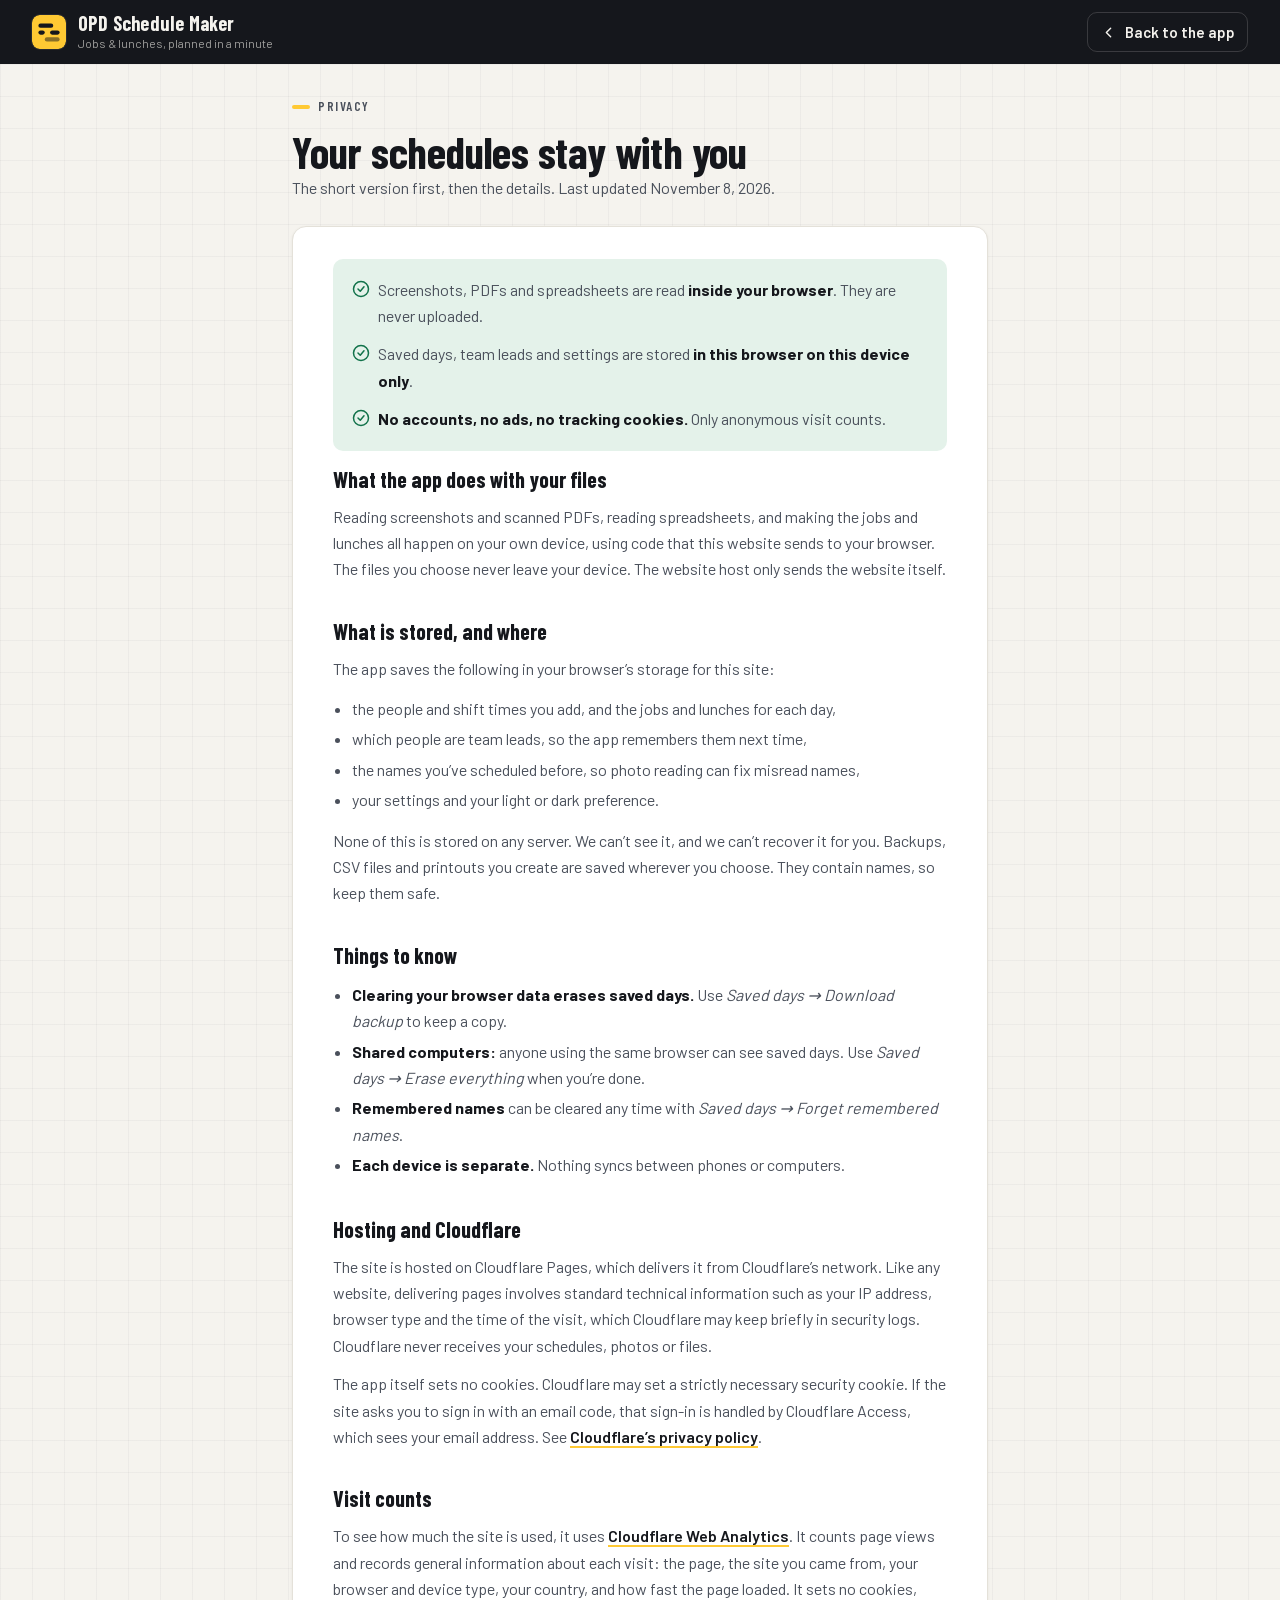
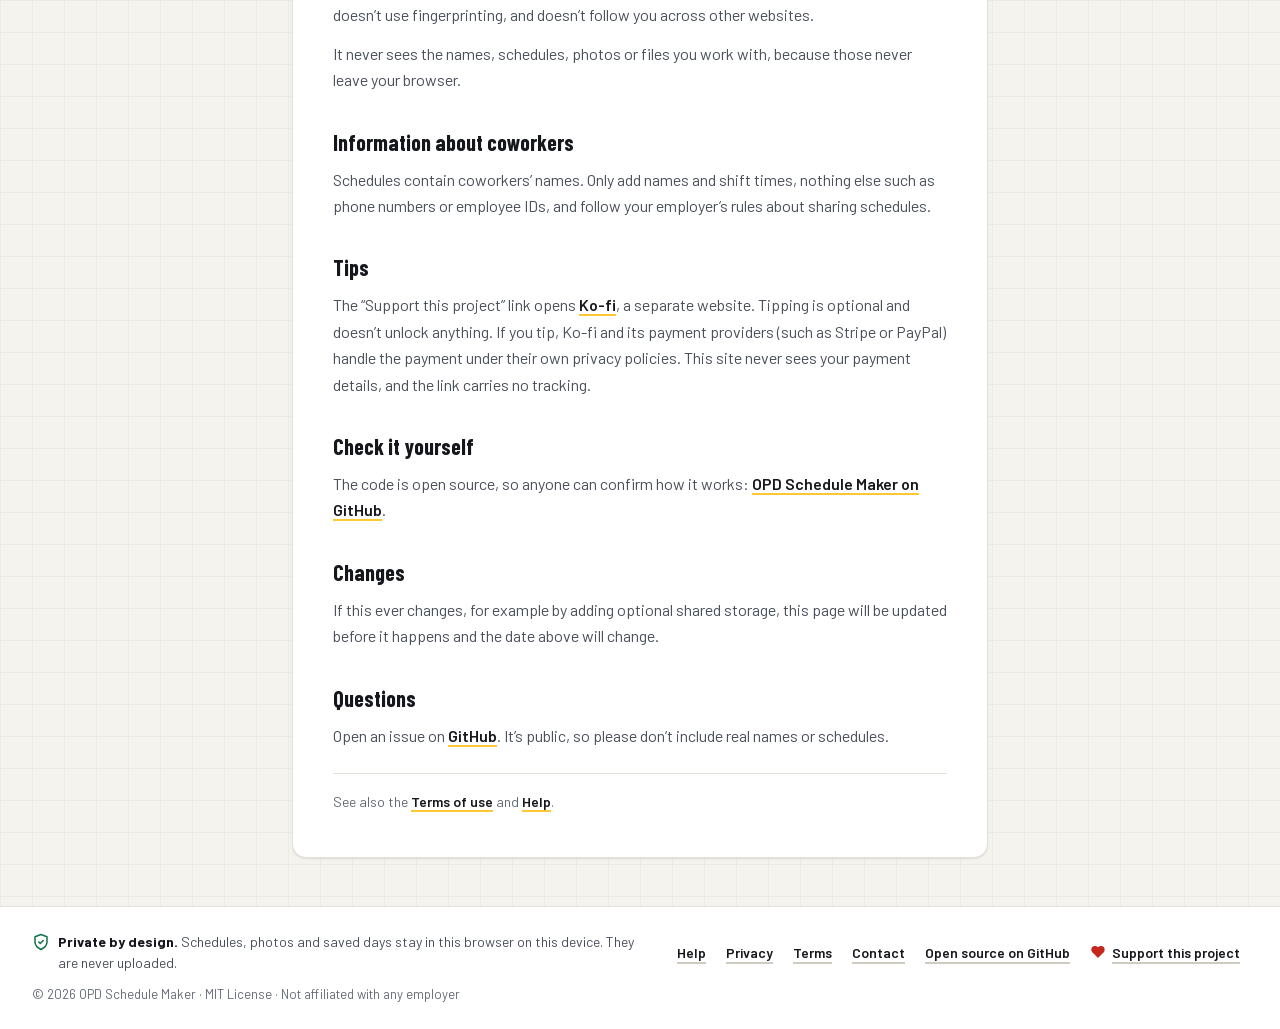
<file: privacy.html>
<!doctype html>
<html lang="en">
  <head>
    <meta charset="utf-8" />
    <meta name="viewport" content="width=device-width, initial-scale=1, viewport-fit=cover" />
    <meta name="theme-color" content="#15171c" />
    <meta name="color-scheme" content="light" />
    <meta name="description" content="How OPD Schedule Maker handles your schedules, photos and saved days: everything stays in your browser." />
    <script>
      (function () {
        var t = 'light';
        try { t = localStorage.getItem('opd-schedule-maker:theme') || 'light'; } catch (e) {}
        if (t === 'auto') t = window.matchMedia && matchMedia('(prefers-color-scheme: dark)').matches ? 'dark' : 'light';
        document.documentElement.setAttribute('data-theme', t === 'dark' ? 'dark' : 'light');
      })();
    </script>
    <title>Privacy · OPD Schedule Maker</title>
    <link rel="icon" type="image/png" sizes="48x48" href="favicon-ogp-48x48.png" />
    <link rel="preload" href="fonts/barlow-400.woff2" as="font" type="font/woff2" crossorigin />
    <link rel="preload" href="fonts/barlow-condensed-700.woff2" as="font" type="font/woff2" crossorigin />
    <link rel="stylesheet" href="css/styles.css" />
  </head>
  <body>
    <a class="skip" href="#main">Skip to content</a>
    <svg xmlns="http://www.w3.org/2000/svg" style="display: none" aria-hidden="true">
      <symbol id="i-heart" viewBox="0 0 24 24"><path d="M19 14c1.5-1.5 3-3.2 3-5.5A5.5 5.5 0 0 0 16.5 3c-1.8 0-3 .5-4.5 2-1.5-1.5-2.7-2-4.5-2A5.5 5.5 0 0 0 2 8.5c0 2.3 1.5 4 3 5.5l7 7z" /></symbol>
      <symbol id="i-chevron-left" viewBox="0 0 24 24"><path d="m15 18-6-6 6-6" /></symbol>
      <symbol id="i-check-circle" viewBox="0 0 24 24"><circle cx="12" cy="12" r="10" /><path d="m8 12 3 3 5-6" /></symbol>
      <symbol id="i-shield" viewBox="0 0 24 24"><path d="M12 22s8-4 8-10V5l-8-3-8 3v7c0 6 8 10 8 10z" /><path d="m9 12 2 2 4-4" /></symbol>
    </svg>

    <header class="topbar doc-top">
      <div class="topbar-in">
        <a class="brand brand-link" href="./">
          <svg class="brand-mark" viewBox="0 0 32 32" aria-hidden="true">
            <rect width="32" height="32" rx="7" fill="#FFC933" />
            <rect x="6" y="8" width="14" height="4" rx="2" fill="#15171C" />
            <rect x="6" y="14.5" width="6" height="4" rx="2" fill="#15171C" />
            <rect x="17" y="14.5" width="9" height="4" rx="2" fill="#15171C" />
            <rect x="12" y="21" width="14" height="4" rx="2" fill="#15171C" opacity=".5" />
          </svg>
          <span class="brand-text">
            <span class="brand-name">OPD Schedule Maker</span>
            <span class="brand-sub">Jobs &amp; lunches, planned in a minute</span>
          </span>
        </a>
        <div class="top-actions">
          <a class="btn on-dark" href="./"><svg class="ic" aria-hidden="true"><use href="#i-chevron-left" /></svg><span class="lbl">Back to the app</span></a>
        </div>
      </div>
    </header>

    <main class="doc" id="main">
      <p class="eyebrow">Privacy</p>
      <h1 class="view-title">Your schedules stay with you</h1>
      <p class="view-sub">The short version first, then the details. Last updated November 8, 2026.</p>

      <article class="doc-card">
        <ul class="doc-summary">
          <li><svg class="ic" aria-hidden="true"><use href="#i-check-circle" /></svg><span>Screenshots, PDFs and spreadsheets are read <strong>inside your browser</strong>. They are never uploaded.</span></li>
          <li><svg class="ic" aria-hidden="true"><use href="#i-check-circle" /></svg><span>Saved days, team leads and settings are stored <strong>in this browser on this device only</strong>.</span></li>
          <li><svg class="ic" aria-hidden="true"><use href="#i-check-circle" /></svg><span><strong>No accounts, no ads, no tracking cookies.</strong> Only anonymous visit counts.</span></li>
        </ul>

        <h2>What the app does with your files</h2>
        <p>Reading screenshots and scanned PDFs, reading spreadsheets, and making the jobs and lunches all happen on your own device, using code that this website sends to your browser. The files you choose never leave your device. The website host only sends the website itself.</p>

        <h2>What is stored, and where</h2>
        <p>The app saves the following in your browser’s storage for this site:</p>
        <ul>
          <li>the people and shift times you add, and the jobs and lunches for each day,</li>
          <li>which people are team leads, so the app remembers them next time,</li>
          <li>the names you’ve scheduled before, so photo reading can fix misread names,</li>
          <li>your settings and your light or dark preference.</li>
        </ul>
        <p>None of this is stored on any server. We can’t see it, and we can’t recover it for you. Backups, CSV files and printouts you create are saved wherever you choose. They contain names, so keep them safe.</p>

        <h2>Things to know</h2>
        <ul>
          <li><strong>Clearing your browser data erases saved days.</strong> Use <em>Saved days → Download backup</em> to keep a copy.</li>
          <li><strong>Shared computers:</strong> anyone using the same browser can see saved days. Use <em>Saved days → Erase everything</em> when you’re done.</li>
          <li><strong>Remembered names</strong> can be cleared any time with <em>Saved days → Forget remembered names</em>.</li>
          <li><strong>Each device is separate.</strong> Nothing syncs between phones or computers.</li>
        </ul>

        <h2>Hosting and Cloudflare</h2>
        <p>The site is hosted on Cloudflare Pages, which delivers it from Cloudflare’s network. Like any website, delivering pages involves standard technical information such as your IP address, browser type and the time of the visit, which Cloudflare may keep briefly in security logs. Cloudflare never receives your schedules, photos or files.</p>
        <p>The app itself sets no cookies. Cloudflare may set a strictly necessary security cookie. If the site asks you to sign in with an email code, that sign-in is handled by Cloudflare Access, which sees your email address. See <a href="https://www.cloudflare.com/privacypolicy/" target="_blank" rel="noopener">Cloudflare’s privacy policy</a>.</p>

        <h2>Visit counts</h2>
        <p>To see how much the site is used, it uses <a href="https://www.cloudflare.com/web-analytics/" target="_blank" rel="noopener">Cloudflare Web Analytics</a>. It counts page views and records general information about each visit: the page, the site you came from, your browser and device type, your country, and how fast the page loaded. It sets no cookies, doesn’t use fingerprinting, and doesn’t follow you across other websites.</p>
        <p>It never sees the names, schedules, photos or files you work with, because those never leave your browser.</p>

        <h2>Information about coworkers</h2>
        <p>Schedules contain coworkers’ names. Only add names and shift times, nothing else such as phone numbers or employee IDs, and follow your employer’s rules about sharing schedules.</p>

        <h2>Tips</h2>
        <p>The “Support this project” link opens <a href="https://ko-fi.com/zeeogp" target="_blank" rel="noopener">Ko-fi</a>, a separate website. Tipping is optional and doesn’t unlock anything. If you tip, Ko-fi and its payment providers (such as Stripe or PayPal) handle the payment under their own privacy policies. This site never sees your payment details, and the link carries no tracking.</p>

        <h2>Check it yourself</h2>
        <p>The code is open source, so anyone can confirm how it works: <a href="https://github.com/zakram-dev/OPD-Schedule-Maker" target="_blank" rel="noopener">OPD Schedule Maker on GitHub</a>.</p>

        <h2>Changes</h2>
        <p>If this ever changes, for example by adding optional shared storage, this page will be updated before it happens and the date above will change.</p>

        <h2>Questions</h2>
        <p>Open an issue on <a href="https://github.com/zakram-dev/OPD-Schedule-Maker/issues" target="_blank" rel="noopener">GitHub</a>. It’s public, so please don’t include real names or schedules.</p>

        <p class="doc-meta">See also the <a href="terms.html">Terms of use</a> and <a href="./#help">Help</a>.</p>
      </article>
    </main>

    <footer class="site-foot">
      <div class="site-foot-in">
        <p class="foot-privacy">
          <svg class="ic" aria-hidden="true"><use href="#i-shield" /></svg>
          <span><b>Private by design.</b> Schedules, photos and saved days stay in this browser on this device. They are never uploaded.</span>
        </p>
        <nav class="foot-links" aria-label="About this site">
          <a class="foot-link" href="./#help">Help</a>
          <a class="foot-link" href="privacy.html" aria-current="page">Privacy</a>
          <a class="foot-link" href="terms.html">Terms</a>
          <a class="foot-link" href="https://github.com/zakram-dev/OPD-Schedule-Maker/issues" target="_blank" rel="noopener">Contact</a>
          <a class="foot-link" href="https://github.com/zakram-dev/OPD-Schedule-Maker" target="_blank" rel="noopener">Open source on GitHub</a>
          <a class="foot-link foot-tip" href="https://ko-fi.com/zeeogp" target="_blank" rel="noopener"><svg class="ic" aria-hidden="true"><use href="#i-heart" /></svg>Support this project</a>
        </nav>
        <p class="foot-legal">© 2026 OPD Schedule Maker · MIT License · Not affiliated with any employer</p>
      </div>
    </footer>
  </body>
</html>
</file>
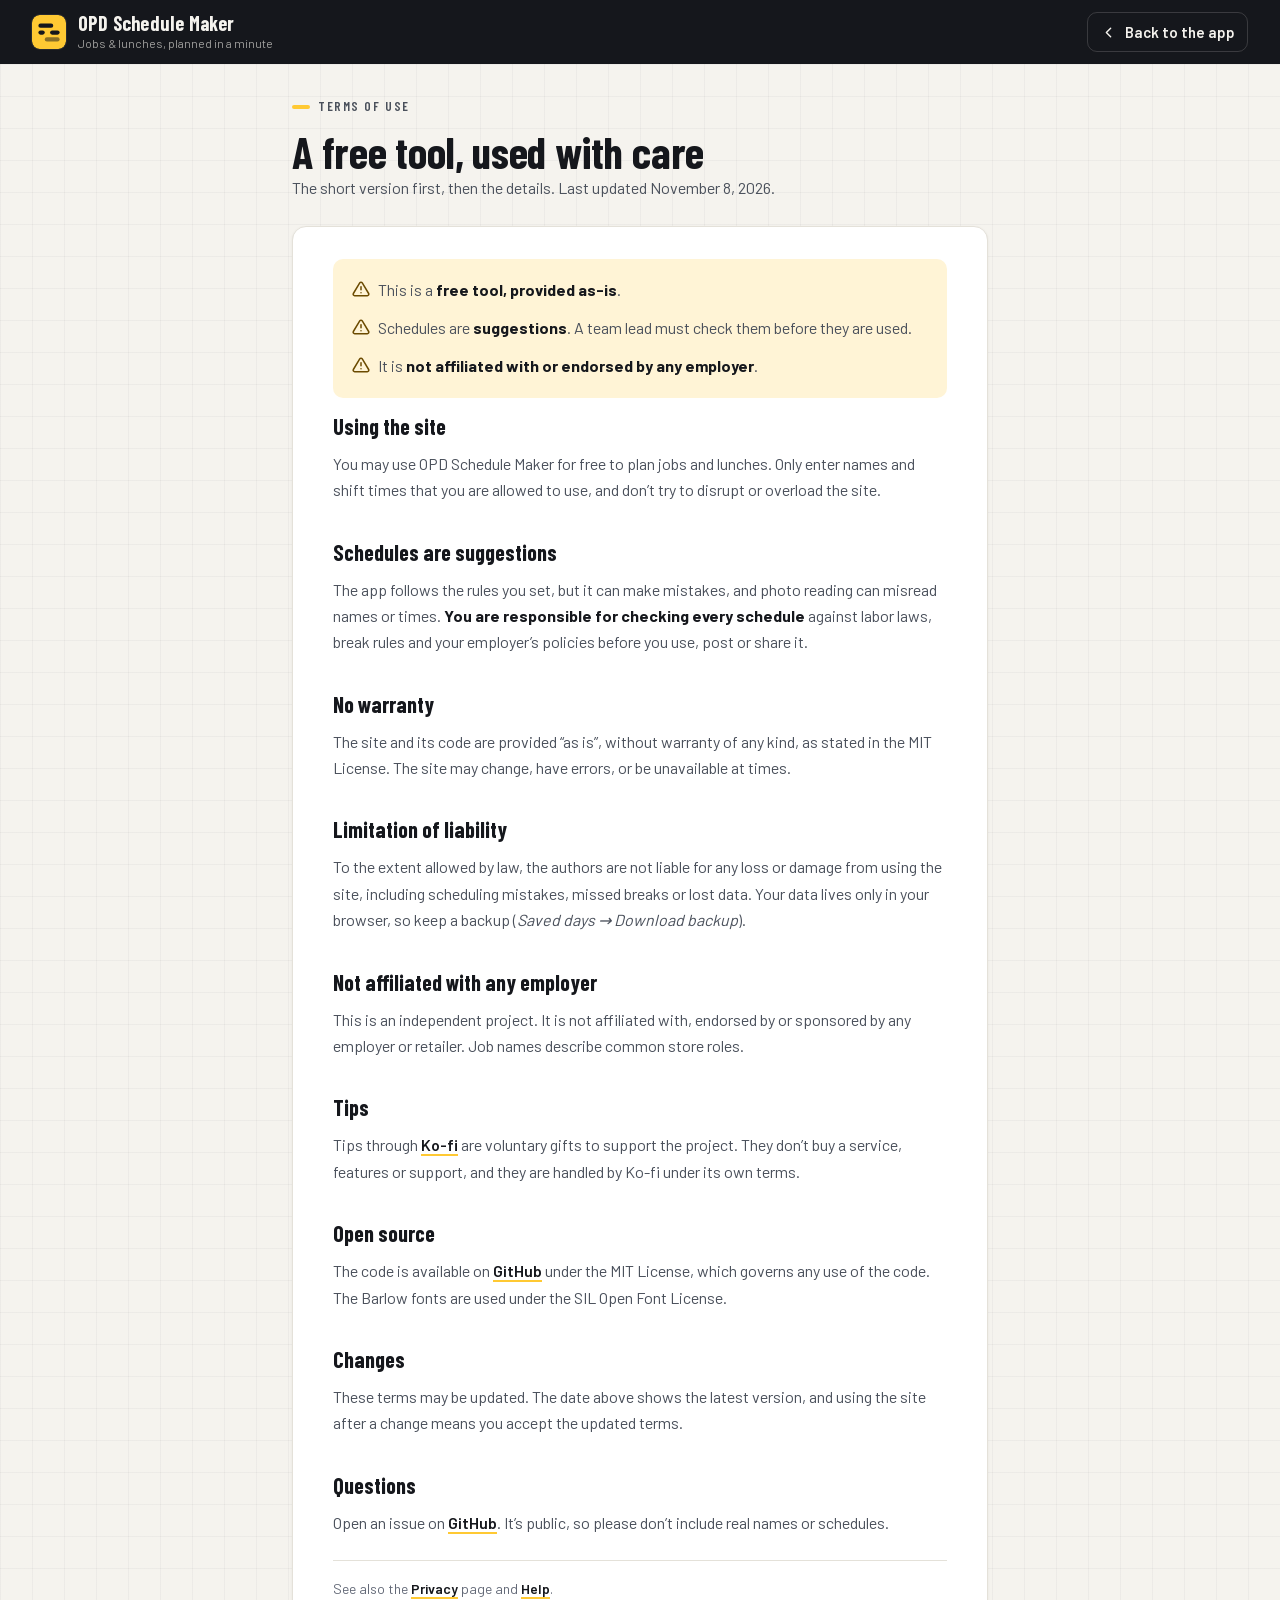
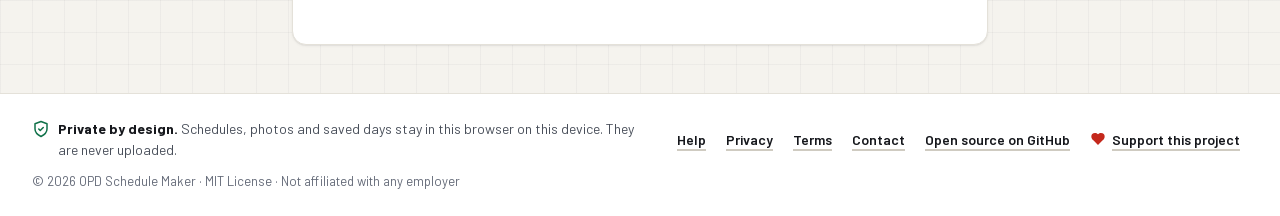
<file: terms.html>
<!doctype html>
<html lang="en">
  <head>
    <meta charset="utf-8" />
    <meta name="viewport" content="width=device-width, initial-scale=1, viewport-fit=cover" />
    <meta name="theme-color" content="#15171c" />
    <meta name="color-scheme" content="light" />
    <meta name="description" content="Terms of use for OPD Schedule Maker, a free, open-source scheduling helper." />
    <script>
      (function () {
        var t = 'light';
        try { t = localStorage.getItem('opd-schedule-maker:theme') || 'light'; } catch (e) {}
        if (t === 'auto') t = window.matchMedia && matchMedia('(prefers-color-scheme: dark)').matches ? 'dark' : 'light';
        document.documentElement.setAttribute('data-theme', t === 'dark' ? 'dark' : 'light');
      })();
    </script>
    <title>Terms of use · OPD Schedule Maker</title>
    <link rel="icon" type="image/png" sizes="48x48" href="favicon-ogp-48x48.png" />
    <link rel="preload" href="fonts/barlow-400.woff2" as="font" type="font/woff2" crossorigin />
    <link rel="preload" href="fonts/barlow-condensed-700.woff2" as="font" type="font/woff2" crossorigin />
    <link rel="stylesheet" href="css/styles.css" />
  </head>
  <body>
    <a class="skip" href="#main">Skip to content</a>
    <svg xmlns="http://www.w3.org/2000/svg" style="display: none" aria-hidden="true">
      <symbol id="i-heart" viewBox="0 0 24 24"><path d="M19 14c1.5-1.5 3-3.2 3-5.5A5.5 5.5 0 0 0 16.5 3c-1.8 0-3 .5-4.5 2-1.5-1.5-2.7-2-4.5-2A5.5 5.5 0 0 0 2 8.5c0 2.3 1.5 4 3 5.5l7 7z" /></symbol>
      <symbol id="i-chevron-left" viewBox="0 0 24 24"><path d="m15 18-6-6 6-6" /></symbol>
      <symbol id="i-alert" viewBox="0 0 24 24"><path d="M10.3 3.9 1.8 18a2 2 0 0 0 1.7 3h17a2 2 0 0 0 1.7-3L13.7 3.9a2 2 0 0 0-3.4 0z" /><path d="M12 9v4" /><path d="M12 17h.01" /></symbol>
      <symbol id="i-shield" viewBox="0 0 24 24"><path d="M12 22s8-4 8-10V5l-8-3-8 3v7c0 6 8 10 8 10z" /><path d="m9 12 2 2 4-4" /></symbol>
    </svg>

    <header class="topbar doc-top">
      <div class="topbar-in">
        <a class="brand brand-link" href="./">
          <svg class="brand-mark" viewBox="0 0 32 32" aria-hidden="true">
            <rect width="32" height="32" rx="7" fill="#FFC933" />
            <rect x="6" y="8" width="14" height="4" rx="2" fill="#15171C" />
            <rect x="6" y="14.5" width="6" height="4" rx="2" fill="#15171C" />
            <rect x="17" y="14.5" width="9" height="4" rx="2" fill="#15171C" />
            <rect x="12" y="21" width="14" height="4" rx="2" fill="#15171C" opacity=".5" />
          </svg>
          <span class="brand-text">
            <span class="brand-name">OPD Schedule Maker</span>
            <span class="brand-sub">Jobs &amp; lunches, planned in a minute</span>
          </span>
        </a>
        <div class="top-actions">
          <a class="btn on-dark" href="./"><svg class="ic" aria-hidden="true"><use href="#i-chevron-left" /></svg><span class="lbl">Back to the app</span></a>
        </div>
      </div>
    </header>

    <main class="doc" id="main">
      <p class="eyebrow">Terms of use</p>
      <h1 class="view-title">A free tool, used with care</h1>
      <p class="view-sub">The short version first, then the details. Last updated November 8, 2026.</p>

      <article class="doc-card">
        <ul class="doc-summary warn">
          <li><svg class="ic" aria-hidden="true"><use href="#i-alert" /></svg><span>This is a <strong>free tool, provided as-is</strong>.</span></li>
          <li><svg class="ic" aria-hidden="true"><use href="#i-alert" /></svg><span>Schedules are <strong>suggestions</strong>. A team lead must check them before they are used.</span></li>
          <li><svg class="ic" aria-hidden="true"><use href="#i-alert" /></svg><span>It is <strong>not affiliated with or endorsed by any employer</strong>.</span></li>
        </ul>

        <h2>Using the site</h2>
        <p>You may use OPD Schedule Maker for free to plan jobs and lunches. Only enter names and shift times that you are allowed to use, and don’t try to disrupt or overload the site.</p>

        <h2>Schedules are suggestions</h2>
        <p>The app follows the rules you set, but it can make mistakes, and photo reading can misread names or times. <strong>You are responsible for checking every schedule</strong> against labor laws, break rules and your employer’s policies before you use, post or share it.</p>

        <h2>No warranty</h2>
        <p>The site and its code are provided “as is”, without warranty of any kind, as stated in the MIT License. The site may change, have errors, or be unavailable at times.</p>

        <h2>Limitation of liability</h2>
        <p>To the extent allowed by law, the authors are not liable for any loss or damage from using the site, including scheduling mistakes, missed breaks or lost data. Your data lives only in your browser, so keep a backup (<em>Saved days → Download backup</em>).</p>

        <h2>Not affiliated with any employer</h2>
        <p>This is an independent project. It is not affiliated with, endorsed by or sponsored by any employer or retailer. Job names describe common store roles.</p>

        <h2>Tips</h2>
        <p>Tips through <a href="https://ko-fi.com/zeeogp" target="_blank" rel="noopener">Ko-fi</a> are voluntary gifts to support the project. They don’t buy a service, features or support, and they are handled by Ko-fi under its own terms.</p>

        <h2>Open source</h2>
        <p>The code is available on <a href="https://github.com/zakram-dev/OPD-Schedule-Maker" target="_blank" rel="noopener">GitHub</a> under the MIT License, which governs any use of the code. The Barlow fonts are used under the SIL Open Font License.</p>

        <h2>Changes</h2>
        <p>These terms may be updated. The date above shows the latest version, and using the site after a change means you accept the updated terms.</p>

        <h2>Questions</h2>
        <p>Open an issue on <a href="https://github.com/zakram-dev/OPD-Schedule-Maker/issues" target="_blank" rel="noopener">GitHub</a>. It’s public, so please don’t include real names or schedules.</p>

        <p class="doc-meta">See also the <a href="privacy.html">Privacy</a> page and <a href="./#help">Help</a>.</p>
      </article>
    </main>

    <footer class="site-foot">
      <div class="site-foot-in">
        <p class="foot-privacy">
          <svg class="ic" aria-hidden="true"><use href="#i-shield" /></svg>
          <span><b>Private by design.</b> Schedules, photos and saved days stay in this browser on this device. They are never uploaded.</span>
        </p>
        <nav class="foot-links" aria-label="About this site">
          <a class="foot-link" href="./#help">Help</a>
          <a class="foot-link" href="privacy.html">Privacy</a>
          <a class="foot-link" href="terms.html" aria-current="page">Terms</a>
          <a class="foot-link" href="https://github.com/zakram-dev/OPD-Schedule-Maker/issues" target="_blank" rel="noopener">Contact</a>
          <a class="foot-link" href="https://github.com/zakram-dev/OPD-Schedule-Maker" target="_blank" rel="noopener">Open source on GitHub</a>
          <a class="foot-link foot-tip" href="https://ko-fi.com/zeeogp" target="_blank" rel="noopener"><svg class="ic" aria-hidden="true"><use href="#i-heart" /></svg>Support this project</a>
        </nav>
        <p class="foot-legal">© 2026 OPD Schedule Maker · MIT License · Not affiliated with any employer</p>
      </div>
    </footer>
  </body>
</html>
</file>
<file: css/styles.css>
/* =====================================================================
   OPD Schedule Maker: design system
   Identity: "dispatch board". Warm paper, ink-black chrome, signage type
   (Barlow Condensed) and one signal color: lunch yellow. Job colors are
   the data, so the chrome stays neutral and lets them carry meaning.
   ===================================================================== */

/* ---------- fonts (self-hosted, OFL; see fonts/README.md) ---------- */
@font-face {
  font-family: 'Barlow';
  font-style: normal;
  font-weight: 400;
  font-display: swap;
  src: url('../fonts/barlow-400.woff2') format('woff2');
}
@font-face {
  font-family: 'Barlow';
  font-style: normal;
  font-weight: 500;
  font-display: swap;
  src: url('../fonts/barlow-500.woff2') format('woff2');
}
@font-face {
  font-family: 'Barlow';
  font-style: normal;
  font-weight: 600;
  font-display: swap;
  src: url('../fonts/barlow-600.woff2') format('woff2');
}
@font-face {
  font-family: 'Barlow';
  font-style: normal;
  font-weight: 700;
  font-display: swap;
  src: url('../fonts/barlow-700.woff2') format('woff2');
}
@font-face {
  font-family: 'Barlow Condensed';
  font-style: normal;
  font-weight: 600;
  font-display: swap;
  src: url('../fonts/barlow-condensed-600.woff2') format('woff2');
}
@font-face {
  font-family: 'Barlow Condensed';
  font-style: normal;
  font-weight: 700;
  font-display: swap;
  src: url('../fonts/barlow-condensed-700.woff2') format('woff2');
}

/* ---------- tokens ---------- */
:root {
  /* type */
  --font-ui: 'Barlow', ui-sans-serif, system-ui, -apple-system, 'Segoe UI', Roboto, Arial, sans-serif;
  --font-display: 'Barlow Condensed', 'Arial Narrow', ui-sans-serif, system-ui, sans-serif;
  --font-mono: ui-monospace, 'SF Mono', Menlo, Consolas, monospace;
  --fs-xs: 0.75rem; /* 12 */
  --fs-sm: 0.875rem; /* 14 */
  --fs-base: 1rem; /* 16 */
  --fs-md: 1.125rem; /* 18 */
  --fs-lg: 1.375rem; /* 22 */
  --fs-xl: 1.75rem; /* 28 */
  --fs-2xl: clamp(1.875rem, 1.3rem + 2.2vw, 2.75rem); /* 30 → 44 */

  /* space (4px grid) */
  --s-1: 4px;
  --s-2: 8px;
  --s-3: 12px;
  --s-4: 16px;
  --s-5: 20px;
  --s-6: 24px;
  --s-8: 32px;
  --s-10: 40px;
  --s-12: 48px;
  --gutter: 16px;
  --page: 1280px;

  /* shape */
  --r-sm: 6px;
  --r-md: 10px;
  --r-lg: 14px;
  --r-pill: 999px;

  /* motion */
  --ease-out: cubic-bezier(0.2, 0.8, 0.2, 1);
  --ease-spring: cubic-bezier(0.34, 1.4, 0.64, 1);
  --t-fast: 120ms;
  --t-base: 200ms;
  --t-slow: 360ms;

  /* surfaces + text (light) */
  --bg: #f5f3ee;
  --grid: rgba(21, 23, 28, 0.035);
  --surface: #ffffff;
  --surface-2: #f8f7f3;
  --surface-3: #efede7;
  --line: #e4e1d9;
  --line-strong: #cfcbc1;
  --ink: #15171c;
  --ink-2: #4a505b;
  --ink-3: #646a78;
  --chrome: #15171c;
  --chrome-ink: #f5f3ee;
  --chrome-line: rgba(245, 243, 238, 0.16);

  --focus: #2456d3;
  --focus-soft: rgba(36, 86, 211, 0.22);

  --signal: #ffc933; /* lunch yellow: the signature color */
  --signal-ink: #3b2c00;
  --signal-soft: #fff4d1;

  --ok: #11724a;
  --ok-soft: #e4f2ea;
  --warn-ink: #6b4a00;
  --warn-soft: #fff4d6;
  --warn-line: #f0d48a;
  --bad: #c4281c;
  --bad-soft: #fdeceb;

  /* job colors: base / ink (text on tint) / soft (tint) */
  --pick: #2456d3;
  --pick-ink: #1c43a5;
  --pick-soft: #e5ebfa;
  --disp: #0a7d55;
  --disp-ink: #086242;
  --disp-soft: #e2efeb;
  --br: #b4500b;
  --br-ink: #8c3e09;
  --br-soft: #f6eae2;
  --prep: #7140c4;
  --prep-ink: #583299;
  --prep-soft: #eee8f8;
  --sm: #077683;
  --sm-ink: #055c66;
  --sm-soft: #e1eff0;
  --tl: #5a6271;
  --tl-ink: #464c58;
  --tl-soft: #ebecee;
  --on-role: #ffffff;

  --shadow-1: 0 1px 0 rgba(21, 23, 28, 0.04), 0 1px 3px rgba(21, 23, 28, 0.06);
  --shadow-2: 0 2px 4px rgba(21, 23, 28, 0.05), 0 8px 24px rgba(21, 23, 28, 0.08);
  --shadow-pop: 0 12px 40px rgba(21, 23, 28, 0.22), 0 2px 8px rgba(21, 23, 28, 0.12);

  --chev: url("data:image/svg+xml,%3Csvg xmlns='http://www.w3.org/2000/svg' width='12' height='12' viewBox='0 0 24 24' fill='none' stroke='%23646a78' stroke-width='2.5' stroke-linecap='round' stroke-linejoin='round'%3E%3Cpath d='m6 9 6 6 6-6'/%3E%3C/svg%3E");

  color-scheme: light;
}

/* Dark theme: chosen in Settings → Preferences (light is the default). Screen only, so printing stays light. */
@media screen {
  :root[data-theme='dark'] {
    --bg: #0f1115;
    --grid: rgba(236, 237, 239, 0.03);
    --surface: #181b21;
    --surface-2: #1d2027;
    --surface-3: #252932;
    --line: #2b3039;
    --line-strong: #3a404b;
    --ink: #ecedef;
    --ink-2: #b3b8c2;
    --ink-3: #8e95a2;
    --chrome: #0a0b0e;
    --chrome-ink: #ecedef;
    --chrome-line: rgba(236, 237, 239, 0.14);

    --focus: #8fb0ff;
    --focus-soft: rgba(143, 176, 255, 0.28);

    --signal: #f5be2e;
    --signal-ink: #2a1f00;
    --signal-soft: #3a2f12;

    --ok: #4fd39b;
    --ok-soft: #14291f;
    --warn-ink: #f7d27a;
    --warn-soft: #2e2613;
    --warn-line: #5b4a1d;
    --bad: #ff7a6e;
    --bad-soft: #351a18;

    --pick: #6e98ff;
    --pick-ink: #6e98ff;
    --pick-soft: #222c43;
    --disp: #35c48c;
    --disp-ink: #35c48c;
    --disp-soft: #1b3129;
    --br: #f2944a;
    --br-ink: #f2944a;
    --br-soft: #352820;
    --prep: #b08bf5;
    --prep-ink: #b08bf5;
    --prep-soft: #2b2540;
    --sm: #33bccb;
    --sm-ink: #33bccb;
    --sm-soft: #18303a;
    --tl: #99a1b0;
    --tl-ink: #b3b8c2;
    --tl-soft: #262a32;
    --on-role: #101216;

    --shadow-1: 0 1px 0 rgba(0, 0, 0, 0.3), 0 1px 3px rgba(0, 0, 0, 0.35);
    --shadow-2: 0 2px 6px rgba(0, 0, 0, 0.35), 0 10px 30px rgba(0, 0, 0, 0.4);
    --shadow-pop: 0 16px 48px rgba(0, 0, 0, 0.6);

    --chev: url("data:image/svg+xml,%3Csvg xmlns='http://www.w3.org/2000/svg' width='12' height='12' viewBox='0 0 24 24' fill='none' stroke='%238e95a2' stroke-width='2.5' stroke-linecap='round' stroke-linejoin='round'%3E%3Cpath d='m6 9 6 6 6-6'/%3E%3C/svg%3E");

    color-scheme: dark;
  }
}

/* job color scopes: set --c (base), --ci (ink), --cs (soft) */
.r-PICK {
  --c: var(--pick);
  --ci: var(--pick-ink);
  --cs: var(--pick-soft);
}
.r-DISP {
  --c: var(--disp);
  --ci: var(--disp-ink);
  --cs: var(--disp-soft);
}
.r-BR {
  --c: var(--br);
  --ci: var(--br-ink);
  --cs: var(--br-soft);
}
.r-PREP {
  --c: var(--prep);
  --ci: var(--prep-ink);
  --cs: var(--prep-soft);
}
.r-SM {
  --c: var(--sm);
  --ci: var(--sm-ink);
  --cs: var(--sm-soft);
}
.r-TL {
  --c: var(--tl);
  --ci: var(--tl-ink);
  --cs: var(--tl-soft);
}

/* ---------- base ---------- */
*,
*::before,
*::after {
  box-sizing: border-box;
}
html {
  -webkit-text-size-adjust: 100%;
  text-size-adjust: 100%;
}
body {
  margin: 0;
  min-height: 100vh;
  background-color: var(--bg);
  background-image: linear-gradient(var(--grid) 1px, transparent 1px), linear-gradient(90deg, var(--grid) 1px, transparent 1px);
  background-size: 32px 32px;
  color: var(--ink);
  font-family: var(--font-ui);
  font-size: var(--fs-base);
  line-height: 1.5;
  -webkit-font-smoothing: antialiased;
  -moz-osx-font-smoothing: grayscale;
}
button,
input,
select,
textarea {
  font: inherit;
  color: inherit;
}
button {
  -webkit-tap-highlight-color: transparent;
}
h1,
h2,
h3,
p {
  margin: 0;
}
code,
kbd {
  font-family: var(--font-mono);
  font-size: 0.86em;
  background: var(--surface-3);
  border-radius: 4px;
  padding: 0.1em 0.35em;
}
kbd {
  border: 1px solid var(--line-strong);
  border-bottom-width: 2px;
  background: var(--surface);
  font-size: 0.78em;
}
.ic {
  width: 18px;
  height: 18px;
  flex: none;
  fill: none;
  stroke: currentColor;
  stroke-width: 2;
  stroke-linecap: round;
  stroke-linejoin: round;
}
.sr-only {
  position: absolute !important;
  width: 1px;
  height: 1px;
  padding: 0;
  margin: -1px;
  overflow: hidden;
  clip: rect(0 0 0 0);
  white-space: nowrap;
  border: 0;
}
[hidden] {
  display: none !important;
}
.muted {
  color: var(--ink-3);
}
.small {
  font-size: var(--fs-sm);
}
.num {
  font-variant-numeric: tabular-nums;
}
.row {
  display: flex;
  gap: var(--s-2);
  align-items: center;
  flex-wrap: wrap;
}
.spacer {
  flex: 1;
}

:focus-visible {
  outline: 2px solid var(--focus);
  outline-offset: 2px;
}
.skip {
  position: absolute;
  left: var(--s-4);
  top: -60px;
  z-index: 100;
  background: var(--signal);
  color: var(--signal-ink);
  font-weight: 600;
  padding: var(--s-2) var(--s-4);
  border-radius: var(--r-md);
  transition: top var(--t-base) var(--ease-out);
}
.skip:focus {
  top: var(--s-3);
}

/* ---------- buttons ---------- */
.btn {
  --h: 40px;
  display: inline-flex;
  align-items: center;
  justify-content: center;
  gap: var(--s-2);
  min-height: var(--h);
  padding: 0 var(--s-4);
  border: 1px solid var(--line-strong);
  border-radius: var(--r-md);
  background: var(--surface);
  color: var(--ink);
  font-weight: 600;
  font-size: 0.9375rem;
  line-height: 1.1;
  white-space: nowrap;
  text-decoration: none;
  cursor: pointer;
  box-shadow: 0 1px 0 rgba(21, 23, 28, 0.04);
  transition: background-color var(--t-fast) ease, border-color var(--t-fast) ease, color var(--t-fast) ease,
    transform var(--t-fast) ease, box-shadow var(--t-fast) ease;
}
.btn:hover {
  background: var(--surface-2);
  border-color: var(--ink-3);
}
.btn:active {
  transform: translateY(1px);
}
.btn .ic {
  width: 17px;
  height: 17px;
}
.btn.primary {
  background: var(--ink);
  border-color: var(--ink);
  color: var(--bg);
  box-shadow: 0 1px 2px rgba(21, 23, 28, 0.2), inset 0 -2px 0 rgba(0, 0, 0, 0.18);
}
.btn.primary:hover {
  background: var(--ink-2);
  border-color: var(--ink-2);
}
.btn.primary .ic:last-child:not(:first-child) {
  transition: transform var(--t-base) var(--ease-out);
}
.btn.primary:hover .ic:last-child:not(:first-child) {
  transform: translateX(3px);
}
.btn.big {
  --h: 48px;
  padding: 0 var(--s-5);
  font-size: var(--fs-base);
}
.btn.small {
  --h: 34px;
  padding: 0 var(--s-3);
  font-size: var(--fs-sm);
}
.btn.ghost {
  background: transparent;
  border-color: transparent;
  box-shadow: none;
}
.btn.ghost:hover {
  background: var(--surface-3);
  border-color: transparent;
}
.btn.danger {
  color: var(--bad);
}
.btn.danger:hover {
  background: var(--bad-soft);
}
.btn:disabled,
.btn:disabled:hover {
  opacity: 0.45;
  cursor: not-allowed;
  transform: none;
  background: var(--surface);
  border-color: var(--line-strong);
}
.btn.primary:disabled,
.btn.primary:disabled:hover {
  background: var(--ink);
  border-color: var(--ink);
}
.btn.ghost:disabled,
.btn.ghost:disabled:hover {
  background: transparent;
  border-color: transparent;
}
.icon-btn {
  display: inline-grid;
  place-items: center;
  width: 36px;
  height: 36px;
  border: 0;
  border-radius: var(--r-md);
  background: none;
  color: var(--ink-3);
  cursor: pointer;
  transition: background-color var(--t-fast) ease, color var(--t-fast) ease;
}
.icon-btn:hover {
  background: var(--surface-3);
  color: var(--ink);
}
.icon-btn.danger:hover {
  background: var(--bad-soft);
  color: var(--bad);
}
.spinner {
  width: 16px;
  height: 16px;
  border: 2px solid currentColor;
  border-right-color: transparent;
  border-radius: 50%;
  animation: spin 0.7s linear infinite;
}
@keyframes spin {
  to {
    transform: rotate(360deg);
  }
}

/* ---------- form controls ---------- */
input[type='text'],
input[type='time'],
input[type='number'],
input[type='date'],
select,
textarea {
  min-height: 40px;
  min-width: 0;
  padding: 0 var(--s-3);
  border: 1px solid var(--line-strong);
  border-radius: var(--r-md);
  background: var(--surface);
  color: var(--ink);
  transition: border-color var(--t-fast) ease, box-shadow var(--t-fast) ease;
}
input[type='time'],
input[type='number'] {
  font-variant-numeric: tabular-nums;
}
select {
  appearance: none;
  -webkit-appearance: none;
  padding-right: 30px;
  background-image: var(--chev);
  background-repeat: no-repeat;
  background-position: right 10px center;
  cursor: pointer;
}
textarea {
  display: block;
  width: 100%;
  min-height: 168px;
  padding: var(--s-3);
  font-family: var(--font-mono);
  font-size: 0.875rem;
  line-height: 1.6;
  resize: vertical;
}
input:hover,
select:hover,
textarea:hover {
  border-color: var(--ink-3);
}
input:focus,
select:focus,
textarea:focus {
  outline: none;
  border-color: var(--focus);
  box-shadow: 0 0 0 3px var(--focus-soft);
}
::placeholder {
  color: var(--ink-3);
  opacity: 0.8;
}
.bad-input {
  border-color: var(--bad) !important;
  background-color: var(--bad-soft) !important;
}
input[type='checkbox'] {
  width: 18px;
  height: 18px;
  accent-color: var(--ink);
  cursor: pointer;
}

/* custom checkbox (Team lead) */
.check {
  position: relative;
  display: inline-flex;
  align-items: center;
  gap: var(--s-2);
  min-height: 40px;
  cursor: pointer;
  user-select: none;
}
.check input {
  position: absolute;
  opacity: 0;
  width: 24px;
  height: 24px;
  margin: 0;
}
.check-box {
  display: grid;
  place-items: center;
  width: 24px;
  height: 24px;
  border: 1.5px solid var(--line-strong);
  border-radius: 7px;
  background: var(--surface);
  color: transparent;
  transition: background-color var(--t-fast) ease, border-color var(--t-fast) ease, transform var(--t-base) var(--ease-spring);
}
.check-box .ic {
  width: 15px;
  height: 15px;
  stroke-width: 3;
}
.check:hover .check-box {
  border-color: var(--ink-3);
}
.check input:checked + .check-box {
  background: var(--tl);
  border-color: var(--tl);
  color: var(--on-role);
  transform: scale(1.04);
}
.check input:focus-visible + .check-box {
  outline: 2px solid var(--focus);
  outline-offset: 2px;
}
.check-l {
  font-size: var(--fs-sm);
  font-weight: 500;
  color: var(--ink-2);
}

/* =====================================================================
   App chrome
   ===================================================================== */
.topbar {
  position: relative;
  z-index: 10;
  background: var(--chrome);
  color: var(--chrome-ink);
  padding-top: env(safe-area-inset-top);
}
.topbar-in {
  max-width: var(--page);
  margin: 0 auto;
  padding: var(--s-3) var(--gutter);
  display: grid;
  grid-template-columns: 1fr auto;
  grid-template-areas: 'brand actions' 'day day';
  align-items: center;
  gap: var(--s-3) var(--s-4);
}
.brand {
  grid-area: brand;
  display: flex;
  align-items: center;
  gap: var(--s-3);
  min-width: 0;
}
.brand-mark {
  width: 34px;
  height: 34px;
  flex: none;
  border-radius: 8px;
  box-shadow: 0 0 0 1px rgba(255, 255, 255, 0.08);
}
.brand-text {
  display: flex;
  flex-direction: column;
  min-width: 0;
}
.brand-name {
  font-family: var(--font-display);
  font-weight: 700;
  font-size: 1.25rem;
  letter-spacing: 0.01em;
  line-height: 1.1;
  white-space: nowrap;
}
.brand-sub {
  display: none;
  font-size: var(--fs-xs);
  color: rgba(245, 243, 238, 0.62);
  white-space: nowrap;
}

.daynav {
  grid-area: day;
  display: flex;
  align-items: center;
  gap: var(--s-1);
  padding: var(--s-1);
  border: 1px solid var(--chrome-line);
  border-radius: 12px;
  background: rgba(255, 255, 255, 0.04);
}
.daynav-btn,
.daynav-today {
  display: inline-grid;
  place-items: center;
  height: 36px;
  min-width: 36px;
  border: 0;
  border-radius: 9px;
  background: transparent;
  color: var(--chrome-ink);
  cursor: pointer;
  transition: background-color var(--t-fast) ease;
}
.daynav-btn:hover,
.daynav-today:hover:not(:disabled) {
  background: rgba(255, 255, 255, 0.1);
}
.daynav-today {
  padding: 0 var(--s-3);
  font-weight: 600;
  font-size: var(--fs-sm);
  border: 1px solid var(--chrome-line);
}
.daynav-today:disabled {
  opacity: 0.38;
  cursor: default;
}
.daynav-date {
  flex: 1;
  display: flex;
}
.daynav-date input {
  flex: 1;
  width: 100%;
  min-height: 36px;
  padding: 0 var(--s-2);
  border: 0;
  border-radius: 9px;
  background: transparent;
  color: var(--chrome-ink);
  color-scheme: dark;
  font-family: var(--font-display);
  font-weight: 600;
  font-size: 1.125rem;
  letter-spacing: 0.02em;
  text-align: center;
  font-variant-numeric: tabular-nums;
}
.daynav-date input:hover {
  background: rgba(255, 255, 255, 0.06);
}
.daynav-date input:focus {
  box-shadow: 0 0 0 2px var(--signal);
}
.daynav :focus-visible,
.top-actions :focus-visible {
  outline-color: var(--signal);
}

.top-actions {
  grid-area: actions;
  display: flex;
  gap: var(--s-2);
  justify-self: end;
}
.btn.on-dark {
  background: transparent;
  border-color: var(--chrome-line);
  color: var(--chrome-ink);
  box-shadow: none;
  padding: 0;
  width: 40px;
}
.btn.on-dark:hover {
  background: rgba(255, 255, 255, 0.1);
  border-color: rgba(255, 255, 255, 0.3);
}
.btn.on-dark .lbl {
  position: absolute;
  width: 1px;
  height: 1px;
  overflow: hidden;
  clip: rect(0 0 0 0);
  white-space: nowrap;
}

/* steps */
.steps {
  position: sticky;
  top: 0;
  z-index: 9;
  background: color-mix(in srgb, var(--surface) 92%, transparent);
  backdrop-filter: saturate(1.4) blur(10px);
  -webkit-backdrop-filter: saturate(1.4) blur(10px);
  border-bottom: 1px solid var(--line);
}
.steps-in {
  max-width: var(--page);
  margin: 0 auto;
  padding: 0 var(--gutter);
  display: grid;
  grid-template-columns: repeat(3, 1fr);
}
.steps button {
  position: relative;
  display: flex;
  align-items: center;
  justify-content: center;
  gap: var(--s-2);
  min-height: 52px;
  padding: 0 var(--s-2);
  border: 0;
  background: none;
  color: var(--ink-3);
  font-weight: 600;
  font-size: 0.9375rem;
  cursor: pointer;
  transition: color var(--t-base) ease;
}
.steps button::after {
  content: '';
  position: absolute;
  left: var(--s-2);
  right: var(--s-2);
  bottom: -1px;
  height: 3px;
  border-radius: 3px 3px 0 0;
  background: var(--ink);
  transform: scaleX(0);
  transition: transform var(--t-slow) var(--ease-out);
}
.steps button:hover:not(:disabled) {
  color: var(--ink);
}
.steps button.active {
  color: var(--ink);
}
.steps button.active::after {
  transform: scaleX(1);
}
.steps button:disabled {
  opacity: 0.45;
  cursor: not-allowed;
}
.step-n {
  display: inline-grid;
  place-items: center;
  width: 26px;
  height: 26px;
  flex: none;
  border-radius: 50%;
  border: 1.5px solid currentColor;
  font-family: var(--font-display);
  font-size: 0.9375rem;
  line-height: 1;
  transition: background-color var(--t-base) ease, border-color var(--t-base) ease, color var(--t-base) ease;
}
.step-n b {
  font-weight: 700;
}
.step-n .ic {
  display: none;
  width: 14px;
  height: 14px;
  stroke-width: 3;
}
.steps button.active .step-n {
  background: var(--ink);
  border-color: var(--ink);
  color: var(--bg);
}
.steps button.done .step-n {
  background: var(--ok);
  border-color: var(--ok);
  color: var(--surface);
}
.steps button.done .step-n b {
  display: none;
}
.steps button.done .step-n .ic {
  display: block;
}
.step-l .long {
  display: none;
}

/* page */
main {
  max-width: var(--page);
  margin: 0 auto;
  padding: var(--s-6) var(--gutter) calc(var(--s-12) + env(safe-area-inset-bottom));
  outline: none;
}

/* view header */
.view-head {
  display: flex;
  flex-wrap: wrap;
  align-items: flex-end;
  justify-content: space-between;
  gap: var(--s-4) var(--s-6);
  margin-bottom: var(--s-6);
}
.view-head-main {
  min-width: 0;
  flex: 1 1 420px;
}
.eyebrow {
  display: flex;
  align-items: center;
  gap: var(--s-2);
  margin-bottom: var(--s-2);
  font-family: var(--font-display);
  font-weight: 600;
  font-size: 0.8125rem;
  letter-spacing: 0.12em;
  text-transform: uppercase;
  color: var(--ink-3);
}
.eyebrow::before {
  content: '';
  width: 18px;
  height: 4px;
  border-radius: 2px;
  background: var(--signal);
}
.view-title {
  font-family: var(--font-display);
  font-weight: 700;
  font-size: var(--fs-2xl);
  line-height: 1.04;
  letter-spacing: -0.005em;
  text-wrap: balance;
}
.view-sub {
  margin-top: var(--s-2);
  max-width: 64ch;
  color: var(--ink-2);
  text-wrap: pretty;
}
.view-head-aside {
  display: flex;
  flex-wrap: wrap;
  gap: var(--s-2);
}
.head-tools {
  display: flex;
  flex-wrap: wrap;
  gap: var(--s-2);
}

/* panels */
.panel {
  background: var(--surface);
  border: 1px solid var(--line);
  border-radius: var(--r-lg);
  box-shadow: var(--shadow-1);
  padding: var(--s-4);
  margin-bottom: var(--s-5);
}
.panel-flush {
  padding: 0;
  overflow: hidden;
  overflow: clip;
}
.panel-head {
  display: flex;
  align-items: flex-start;
  justify-content: space-between;
  gap: var(--s-3);
  margin-bottom: var(--s-4);
}
.panel-head > div {
  min-width: 0;
  flex: 1;
}
.panel-head h2 {
  font-family: var(--font-display);
  font-weight: 700;
  font-size: var(--fs-lg);
  line-height: 1.15;
  letter-spacing: 0.005em;
}
.panel-sub {
  margin-top: 2px;
  font-size: 0.9375rem;
  color: var(--ink-3);
}
.panel-ic {
  display: grid;
  place-items: center;
  width: 40px;
  height: 40px;
  flex: none;
  border-radius: var(--r-md);
  background: var(--surface-3);
  color: var(--ink-2);
}
.panel-head:has(.panel-ic) {
  justify-content: flex-start;
}
.panel-actions {
  display: flex;
  justify-content: flex-end;
  margin-top: var(--s-3);
}
.stack {
  display: grid;
  gap: var(--s-2);
}

/* notices */
.notice {
  display: flex;
  gap: var(--s-3);
  align-items: flex-start;
  padding: var(--s-3) var(--s-4);
  margin-bottom: var(--s-5);
  border: 1px solid;
  border-radius: var(--r-md);
  font-size: 0.9375rem;
}
.notice.ok {
  background: var(--ok-soft);
  border-color: color-mix(in srgb, var(--ok) 30%, transparent);
  color: var(--ink);
}
.notice.ok .notice-ic {
  color: var(--ok);
}
.notice.warn {
  background: var(--warn-soft);
  border-color: var(--warn-line);
  color: var(--ink);
}
.notice.warn .notice-ic {
  color: var(--warn-ink);
}
.notice-ic {
  width: 20px;
  height: 20px;
  margin-top: 1px;
}
.notice ul {
  margin: var(--s-1) 0 0;
  padding-left: 1.1em;
}
.hint {
  font-size: var(--fs-sm);
  color: var(--ink-3);
}
.hint.bad {
  color: var(--bad);
  font-weight: 600;
}
.field-note {
  display: flex;
  align-items: center;
  gap: 6px;
  margin-top: 6px;
  font-size: 0.8125rem;
  font-weight: 500;
}
.field-note .ic {
  width: 14px;
  height: 14px;
}
.field-note.warn {
  color: var(--warn-ink);
}
.field-note.bad {
  color: var(--bad);
}
.empty {
  display: grid;
  justify-items: center;
  gap: var(--s-3);
  padding: var(--s-10) var(--s-4);
  text-align: center;
  color: var(--ink-3);
}
.empty-ic {
  width: 36px;
  height: 36px;
  stroke-width: 1.5;
}
.empty b {
  color: var(--ink);
}

/* =====================================================================
   Step 1: import
   ===================================================================== */
.import-grid {
  display: grid;
  gap: var(--s-5);
  align-items: start;
}
.import-grid .panel {
  margin-bottom: 0;
}
.import-side {
  display: grid;
  gap: var(--s-5);
}
.drop {
  position: relative;
  display: flex;
  flex-direction: column;
  align-items: center;
  justify-content: center;
  gap: var(--s-2);
  min-height: 260px;
  padding: var(--s-8) var(--s-4);
  border: 2px dashed var(--line-strong);
  border-radius: 12px;
  background-color: var(--surface-2);
  background-image: radial-gradient(var(--line) 1px, transparent 1px);
  background-size: 16px 16px;
  text-align: center;
  cursor: pointer;
  transition: border-color var(--t-base) ease, background-color var(--t-base) ease, transform var(--t-slow) var(--ease-spring);
}
.drop:hover {
  border-color: var(--ink-3);
}
.drop:focus-visible {
  outline-offset: 3px;
}
.drop.over {
  border-style: solid;
  border-color: var(--ink);
  background-color: var(--signal-soft);
  transform: scale(1.01);
}
.drop.busy {
  pointer-events: none;
  opacity: 0.6;
}
.drop-ic {
  display: grid;
  place-items: center;
  width: 60px;
  height: 60px;
  margin-bottom: var(--s-2);
  border-radius: 50%;
  background: var(--signal);
  color: var(--signal-ink);
  box-shadow: 0 0 0 8px color-mix(in srgb, var(--signal) 22%, transparent);
  transition: transform var(--t-slow) var(--ease-spring), box-shadow var(--t-slow) ease;
}
.drop-ic .ic {
  width: 26px;
  height: 26px;
  stroke-width: 2.25;
}
.drop:hover .drop-ic,
.drop.over .drop-ic {
  transform: translateY(-3px);
  box-shadow: 0 0 0 12px color-mix(in srgb, var(--signal) 18%, transparent);
}
.drop-title {
  font-family: var(--font-display);
  font-weight: 700;
  font-size: var(--fs-lg);
  line-height: 1.15;
  text-wrap: balance;
}
.drop-hint {
  max-width: 44ch;
  font-size: 0.9375rem;
  color: var(--ink-3);
}
.drop-hint .link {
  color: var(--ink);
  font-weight: 600;
  text-decoration: underline;
  text-decoration-color: var(--signal);
  text-decoration-thickness: 2px;
  text-underline-offset: 3px;
}
.on-touch {
  display: none;
}
@media (hover: none) and (pointer: coarse) {
  .on-fine {
    display: none;
  }
  .on-touch {
    display: inline;
  }
}
.formats {
  display: flex;
  flex-wrap: wrap;
  justify-content: center;
  gap: 6px;
  margin-top: var(--s-3);
}
.formats span {
  padding: 2px 8px;
  border: 1px solid var(--line-strong);
  border-radius: var(--r-sm);
  background: var(--surface);
  font-family: var(--font-display);
  font-weight: 600;
  font-size: 0.75rem;
  letter-spacing: 0.08em;
  color: var(--ink-2);
}
.thumbs {
  display: flex;
  flex-wrap: wrap;
  gap: var(--s-3);
  margin: var(--s-4) 0 0;
  padding: 0;
  list-style: none;
}
.thumb {
  position: relative;
  width: 92px;
  height: 116px;
  border-radius: var(--r-md);
  overflow: hidden;
  border: 1px solid var(--line);
  background: var(--surface);
  box-shadow: var(--shadow-1);
  animation: pop-in var(--t-slow) var(--ease-spring) both;
}
.thumb img {
  width: 100%;
  height: 100%;
  object-fit: cover;
  object-position: top;
}
.pdf-tile {
  height: 100%;
  display: flex;
  flex-direction: column;
  align-items: center;
  justify-content: center;
  gap: 4px;
  padding: var(--s-2);
  background: var(--bad-soft);
  color: var(--bad);
  text-align: center;
}
.pdf-tile b {
  font-family: var(--font-display);
  font-size: var(--fs-md);
  letter-spacing: 0.08em;
}
.pdf-tile span {
  font-size: 0.6875rem;
  color: var(--ink-3);
  word-break: break-all;
  max-height: 3em;
  overflow: hidden;
}
.thumb-x {
  position: absolute;
  top: 4px;
  right: 4px;
  display: grid;
  place-items: center;
  width: 28px;
  height: 28px;
  border: 0;
  border-radius: 50%;
  background: rgba(21, 23, 28, 0.78);
  color: #fff;
  cursor: pointer;
  transition: background-color var(--t-fast) ease, transform var(--t-fast) ease;
}
.thumb-x:hover {
  background: var(--bad);
  transform: scale(1.06);
}
.thumb-x .ic {
  width: 14px;
  height: 14px;
  stroke-width: 2.5;
}
.reading {
  margin-top: var(--s-4);
}
.reading-row {
  display: flex;
  justify-content: space-between;
  font-size: var(--fs-sm);
  font-weight: 500;
  margin-bottom: 6px;
}
.reading-pct {
  font-family: var(--font-display);
  font-weight: 700;
  font-variant-numeric: tabular-nums;
}
.progress {
  height: 8px;
  border-radius: var(--r-pill);
  background: var(--surface-3);
  overflow: hidden;
}
.progress > div {
  height: 100%;
  width: 0;
  border-radius: inherit;
  background: var(--ink) linear-gradient(90deg, transparent, rgba(255, 201, 51, 0.55), transparent) no-repeat;
  background-size: 40% 100%;
  animation: sweep 1.3s linear infinite;
  transition: width var(--t-slow) var(--ease-out);
}
@keyframes sweep {
  from {
    background-position: -40% 0;
  }
  to {
    background-position: 140% 0;
  }
}
.panel-foot {
  display: flex;
  flex-wrap: wrap;
  align-items: center;
  justify-content: space-between;
  gap: var(--s-3);
  margin-top: var(--s-4);
  padding-top: var(--s-4);
  border-top: 1px solid var(--line);
}
.privacy {
  display: flex;
  align-items: center;
  gap: var(--s-2);
  font-size: var(--fs-sm);
  color: var(--ink-3);
}
.privacy .ic {
  color: var(--ok);
}
.foot-actions {
  display: flex;
  flex-wrap: wrap;
  align-items: center;
  gap: var(--s-3);
  margin-left: auto;
}

/* option rows */
.option {
  display: grid;
  grid-template-columns: 1fr auto;
  grid-template-areas: 't go' 'd go';
  align-items: center;
  gap: 0 var(--s-3);
  width: 100%;
  min-height: 60px;
  padding: var(--s-3) var(--s-4);
  border: 1px solid var(--line);
  border-radius: var(--r-md);
  background: var(--surface);
  text-align: left;
  cursor: pointer;
  transition: border-color var(--t-fast) ease, background-color var(--t-fast) ease;
}
.option:hover:not(:disabled) {
  border-color: var(--ink-3);
  background: var(--surface-2);
}
.option:disabled {
  opacity: 0.5;
  cursor: not-allowed;
}
.option-t {
  grid-area: t;
  font-weight: 600;
}
.option-d {
  grid-area: d;
  font-size: var(--fs-sm);
  color: var(--ink-3);
}
.option-go {
  grid-area: go;
  color: var(--ink-3);
  transition: transform var(--t-base) var(--ease-out), color var(--t-fast) ease;
}
.option:hover:not(:disabled) .option-go {
  transform: translateX(3px);
  color: var(--ink);
}

/* =====================================================================
   Tables (shared)
   ===================================================================== */
.table-wrap {
  overflow-x: auto;
  -webkit-overflow-scrolling: touch;
}
table {
  width: 100%;
  border-collapse: separate;
  border-spacing: 0;
}
th,
td {
  padding: var(--s-2) var(--s-3);
  text-align: left;
  vertical-align: middle;
  border-bottom: 1px solid var(--line);
}
thead th {
  position: sticky;
  top: 0;
  z-index: 1;
  padding-top: var(--s-3);
  padding-bottom: var(--s-3);
  background: var(--surface-2);
  font-family: var(--font-display);
  font-weight: 600;
  font-size: 0.8125rem;
  letter-spacing: 0.08em;
  text-transform: uppercase;
  color: var(--ink-3);
  white-space: nowrap;
}
.table-wrap tbody tr:last-child > * {
  border-bottom: 0;
}

/* =====================================================================
   Step 2: review
   ===================================================================== */
.stats {
  display: flex;
  gap: var(--s-2);
  margin: 0;
}
.stats > div {
  min-width: 88px;
  padding: var(--s-2) var(--s-3);
  border: 1px solid var(--line);
  border-radius: var(--r-md);
  background: var(--surface);
  box-shadow: inset 3px 0 0 var(--c, var(--ink));
}
.stats dt {
  font-family: var(--font-display);
  font-weight: 600;
  font-size: 0.75rem;
  letter-spacing: 0.1em;
  text-transform: uppercase;
  color: var(--ink-3);
}
.stats dd {
  margin: 0;
  font-family: var(--font-display);
  font-weight: 700;
  font-size: 1.75rem;
  line-height: 1.1;
  font-variant-numeric: tabular-nums;
  color: var(--ci, var(--ink));
}
.stats .is-bad {
  --c: var(--bad);
  --ci: var(--bad);
  background: var(--bad-soft);
}

.review .c-num {
  width: 48px;
  color: var(--ink-3);
  font-variant-numeric: tabular-nums;
  text-align: right;
}
.review td.c-name input {
  width: 100%;
  min-width: 180px;
  font-weight: 500;
}
.review td.c-start input,
.review td.c-end input {
  width: 128px;
}
.review td.num {
  color: var(--ink-2);
  white-space: nowrap;
}
.review .c-tl .check-l {
  position: absolute;
  width: 1px;
  height: 1px;
  overflow: hidden;
  clip: rect(0 0 0 0);
}
.review .c-rm {
  width: 52px;
  text-align: right;
}
.review tbody tr {
  transition: background-color var(--t-fast) ease;
}
.review tbody tr:hover {
  background: var(--surface-2);
}
.review tbody tr.needs-check,
.review tbody tr.needs-check:hover {
  background: var(--warn-soft);
}
.review tbody tr.needs-check > td:first-child {
  box-shadow: inset 4px 0 0 var(--signal);
}
.check-notes {
  display: grid;
  gap: 2px;
  justify-items: start;
}
.check-note {
  align-items: flex-start;
  color: var(--warn-ink);
}
.check-note .ic {
  margin-top: 2px;
}
.link-btn {
  display: inline-flex;
  align-items: center;
  gap: 4px;
  min-height: 28px;
  padding: 0 2px;
  border: 0;
  background: none;
  color: var(--ink);
  font: inherit;
  font-weight: 600;
  text-decoration: underline;
  text-decoration-color: var(--signal);
  text-decoration-thickness: 2px;
  text-underline-offset: 3px;
  cursor: pointer;
}
.link-btn .ic {
  width: 14px;
  height: 14px;
}
.ok-btn {
  margin-top: 2px;
  font-size: 0.8125rem;
}
.stats .is-check {
  --c: var(--signal);
  --ci: var(--warn-ink);
  background: var(--warn-soft);
}
.review tbody tr:focus-within {
  background: color-mix(in srgb, var(--focus) 5%, var(--surface));
}

.actionbar {
  display: flex;
  flex-wrap: wrap;
  align-items: center;
  justify-content: space-between;
  gap: var(--s-3);
  padding: var(--s-4);
  border-top: 1px solid var(--line);
  background: var(--surface);
}
.actionbar-tools {
  display: flex;
  flex-wrap: wrap;
  gap: var(--s-2);
}
.actionbar-main {
  display: flex;
  flex-wrap: wrap;
  align-items: center;
  justify-content: flex-end;
  gap: var(--s-3);
  margin-left: auto;
}

.disclosure summary {
  display: flex;
  align-items: center;
  gap: var(--s-2);
  font-weight: 600;
  cursor: pointer;
  list-style: none;
}
.disclosure summary::-webkit-details-marker {
  display: none;
}
.disclosure textarea {
  margin-top: var(--s-3);
  min-height: 220px;
}

/* =====================================================================
   Step 3: schedule
   ===================================================================== */
.head-tools .btn {
  --h: 38px;
}

/* KPI strip */
/* one joined board, like a dispatch display; scrolls sideways on phones */
.kpis {
  display: flex;
  margin-bottom: var(--s-5);
  border: 1px solid var(--line);
  border-radius: var(--r-lg);
  background: var(--surface);
  box-shadow: var(--shadow-1);
  overflow-x: auto;
  scroll-snap-type: x proximity;
  scrollbar-width: none;
}
.kpis::-webkit-scrollbar {
  display: none;
}
.kpi {
  position: relative;
  flex: 1 0 104px;
  display: flex;
  flex-direction: column;
  gap: 2px;
  padding: var(--s-4) var(--s-3) var(--s-3) var(--s-4);
  border-right: 1px solid var(--line);
  scroll-snap-align: start;
}
.kpi:last-child {
  border-right: 0;
}
.kpi::before {
  content: '';
  position: absolute;
  inset: 0 0 auto 0;
  height: 3px;
  background: var(--c, var(--line-strong));
}
.kpi-n {
  display: flex;
  align-items: center;
  min-height: 2.5rem;
  font-family: var(--font-display);
  font-weight: 700;
  font-size: clamp(1.75rem, 1.2rem + 1.4vw, 2.25rem);
  line-height: 1;
  font-variant-numeric: tabular-nums;
  color: var(--ci, var(--ink));
}
.kpi-n .ic {
  width: 28px;
  height: 28px;
  stroke-width: 2.75;
}
.kpi-l {
  font-family: var(--font-display);
  font-weight: 600;
  font-size: 0.75rem;
  letter-spacing: 0.07em;
  text-transform: uppercase;
  color: var(--ink-3);
  white-space: nowrap;
}
.kpi-lunch {
  --c: var(--signal);
}
.kpi-ok {
  --c: var(--ok);
  --ci: var(--ok);
  background: var(--ok-soft);
}
.kpi-warn {
  --c: var(--warn-ink);
  --ci: var(--warn-ink);
  background: var(--warn-soft);
}

/* plan status */
.plan {
  display: grid;
  grid-template-columns: 1fr;
  gap: var(--s-4);
  padding: var(--s-4);
  margin-bottom: var(--s-5);
  border: 1px solid var(--line);
  border-left: 4px solid var(--ok);
  border-radius: var(--r-lg);
  background: var(--surface);
  box-shadow: var(--shadow-1);
}
.plan.warn {
  border-left-color: var(--signal);
}
.plan-status {
  display: flex;
  gap: var(--s-3);
  align-items: flex-start;
}
.plan-ic {
  width: 26px;
  height: 26px;
  margin-top: 1px;
  color: var(--ok);
}
.plan.warn .plan-ic {
  color: var(--warn-ink);
}
.plan-title {
  font-family: var(--font-display);
  font-weight: 700;
  font-size: 1.3125rem;
  line-height: 1.2;
}
.plan-sub {
  margin-top: 2px;
  font-size: 0.9375rem;
  color: var(--ink-3);
}
.plan-actions {
  display: flex;
  flex-wrap: wrap;
  gap: var(--s-2);
}
.plan-actions .btn {
  flex: 1 1 auto;
}
.issues {
  grid-column: 1 / -1;
  margin: 0;
  padding: var(--s-3) var(--s-4) var(--s-3) calc(var(--s-4) + 1.1em);
  border-radius: var(--r-md);
  background: var(--warn-soft);
  color: var(--ink);
  font-size: 0.9375rem;
}
.issues li {
  padding: 3px 0;
}
.issues li::marker {
  color: var(--warn-ink);
}
.issues b {
  font-variant-numeric: tabular-nums;
  white-space: nowrap;
}

/* tabs (segmented control) */
.tabs {
  display: flex;
  gap: 4px;
  padding: 4px;
  margin-bottom: var(--s-5);
  border: 1px solid var(--line);
  border-radius: 12px;
  background: var(--surface-3);
}
.tabs button {
  position: relative;
  flex: 1;
  display: inline-flex;
  align-items: center;
  justify-content: center;
  gap: var(--s-2);
  min-height: 42px;
  padding: 0 var(--s-3);
  border: 0;
  border-radius: 9px;
  background: transparent;
  color: var(--ink-3);
  font-weight: 600;
  font-size: 0.9375rem;
  white-space: nowrap;
  cursor: pointer;
  transition: background-color var(--t-base) ease, color var(--t-base) ease, box-shadow var(--t-base) ease;
}
.tabs button:hover {
  color: var(--ink);
}
.tabs button.active {
  background: var(--surface);
  color: var(--ink);
  box-shadow: var(--shadow-1), 0 0 0 1px var(--line);
}
.tabs button.active .ic {
  color: var(--ink);
}
.tab-l {
  display: none;
}

/* chips */
.chip {
  display: inline-flex;
  align-items: center;
  gap: 6px;
  min-height: 30px;
  padding: 2px 10px 2px 8px;
  border-radius: var(--r-pill);
  background: var(--surface-3);
  font-size: var(--fs-sm);
  font-weight: 600;
}
.chip[class*='r-'] {
  background: var(--cs);
  color: var(--ci);
}
.chip small {
  font-weight: 600;
  font-size: 0.75rem;
  opacity: 0.75;
}
.dot {
  width: 8px;
  height: 8px;
  border-radius: 50%;
  background: var(--c, var(--ink-3));
  flex: none;
}

/* legend */
.legend {
  display: flex;
  flex-wrap: wrap;
  gap: var(--s-2) var(--s-4);
  margin: 0 0 var(--s-4);
  padding: 0;
  list-style: none;
  font-size: 0.8125rem;
  color: var(--ink-2);
}
.legend li {
  display: inline-flex;
  align-items: center;
  gap: 6px;
}
.legend-pad {
  margin: 0;
  padding: var(--s-3) var(--s-4);
  border-top: 1px solid var(--line);
}
.sw {
  display: inline-grid;
  place-items: center;
  width: 20px;
  height: 10px;
  border-radius: var(--r-pill);
  background: var(--c, var(--ink-3));
  flex: none;
  font-style: normal;
}
.sw-lunch {
  width: 16px;
  height: 14px;
  border-radius: 4px;
  background: var(--signal);
  box-shadow: inset 0 0 0 1.5px var(--signal-ink);
}
.sw-cover {
  width: 16px;
  height: 14px;
  border-radius: 4px;
  background: var(--surface);
  border: 2px dashed var(--ink-3);
}
.sw-count {
  width: 18px;
  height: 16px;
  border-radius: 4px;
  background: var(--signal);
  color: var(--signal-ink);
  font-family: var(--font-display);
  font-weight: 700;
  font-size: 0.75rem;
}
.warn-mark {
  color: var(--warn-ink);
}

/* ---------- lunch chart (Gantt) ---------- */
.gc-legend {
  margin-bottom: var(--s-3);
}
.gc-wrap {
  overflow-x: auto;
  border: 1px solid var(--line);
  border-radius: 12px;
  background: var(--surface);
  -webkit-overflow-scrolling: touch;
}
.gc {
  --namew: 136px;
  position: relative;
  min-width: 900px;
}
.gc-head,
.gc-row,
.gc-sec {
  display: grid;
  grid-template-columns: var(--namew) 1fr;
}
.gc-name {
  position: sticky;
  left: 0;
  z-index: 2;
  display: flex;
  flex-direction: column;
  justify-content: center;
  min-width: 0;
  padding: 4px var(--s-3);
  background: var(--surface);
  border-right: 1px solid var(--line);
  box-shadow: 6px 0 12px -10px rgba(21, 23, 28, 0.35);
}
.gc-track {
  position: relative;
  height: 38px;
  background-image: repeating-linear-gradient(
    to right,
    var(--line) 0,
    var(--line) 1px,
    transparent 1px,
    transparent calc(var(--hourw) / 2),
    color-mix(in srgb, var(--line) 45%, transparent) calc(var(--hourw) / 2),
    color-mix(in srgb, var(--line) 45%, transparent) calc(var(--hourw) / 2 + 1px),
    transparent calc(var(--hourw) / 2 + 1px),
    transparent var(--hourw)
  );
}
.gc-head {
  background: var(--surface-2);
  border-bottom: 1px solid var(--line);
}
.gc-head .gc-name {
  background: var(--surface-2);
  font-family: var(--font-display);
  font-weight: 600;
  font-size: 0.8125rem;
  letter-spacing: 0.08em;
  text-transform: uppercase;
}
.gc-head .gc-name .muted {
  font-size: inherit;
}
.gc-head .gc-track {
  height: 32px;
  background: none;
}
.gc-foot {
  border-bottom: 0;
  border-top: 1px solid var(--line);
}
.gc-hours span {
  position: absolute;
  top: 8px;
  transform: translateX(-50%);
  font-family: var(--font-display);
  font-weight: 600;
  font-size: 0.8125rem;
  color: var(--ink-3);
  font-variant-numeric: tabular-nums;
}
.gc-hours span.first {
  transform: translateX(4px);
}
.gc-hours span.last {
  transform: translateX(calc(-100% - 4px));
}
.gc-sec {
  background: var(--cs);
  border-top: 1px solid var(--line);
}
.gc-sec .gc-name {
  background: var(--cs);
  box-shadow: inset 4px 0 0 var(--c), 6px 0 12px -10px rgba(21, 23, 28, 0.35);
  padding: 6px var(--s-3) 6px calc(var(--s-3) + 4px);
}
.gc-sec .gc-name b {
  font-family: var(--font-display);
  font-weight: 700;
  font-size: 0.9375rem;
  letter-spacing: 0.1em;
  text-transform: uppercase;
  color: var(--ci);
}
.gc-sec .gc-name span {
  font-size: 0.75rem;
  color: var(--ink-2);
}
.gc-sec .gc-track {
  height: 44px;
  background-image: none;
}
.gc-lc span {
  position: absolute;
  top: 12px;
  bottom: 12px;
  margin: 0 1px;
  display: grid;
  place-items: center;
  border-radius: 5px;
  background: var(--signal);
  color: var(--signal-ink);
  font-family: var(--font-display);
  font-weight: 700;
  font-size: 0.8125rem;
}
.gc-row {
  cursor: pointer;
  border-top: 1px solid color-mix(in srgb, var(--line) 70%, transparent);
  transition: background-color var(--t-fast) ease;
}
.gc-row:hover,
.gc-row:hover .gc-name {
  background-color: var(--surface-2);
}
.gc-row:focus-visible {
  outline-offset: -2px;
}
.gc-nm {
  font-weight: 600;
  font-size: 0.875rem;
  line-height: 1.25;
  white-space: nowrap;
  overflow: hidden;
  text-overflow: ellipsis;
}
.gc-meta {
  font-size: 0.75rem;
  line-height: 1.3;
  color: var(--ink-3);
  white-space: nowrap;
  overflow: hidden;
  text-overflow: ellipsis;
  font-variant-numeric: tabular-nums;
}
.gc-meta .bad {
  color: var(--bad);
}
.tag {
  font-style: normal;
  font-family: var(--font-display);
  font-size: 0.6875rem;
  font-weight: 700;
  letter-spacing: 0.04em;
  padding: 0 5px;
  border-radius: 4px;
  background: var(--c);
  color: var(--on-role);
}
.gc-shift {
  position: absolute;
  top: 11px;
  bottom: 11px;
  border-radius: var(--r-pill);
  background: var(--c);
  box-shadow: inset 0 -2px 0 rgba(0, 0, 0, 0.14);
  transform-origin: left center;
}
.gc-lunch {
  position: absolute;
  top: 6px;
  bottom: 6px;
  z-index: 1;
  display: grid;
  place-items: center;
  overflow: hidden;
  border-radius: 6px;
  background: var(--signal);
  box-shadow: 0 0 0 2px var(--surface), inset 0 0 0 1.5px var(--signal-ink);
  color: var(--signal-ink);
  font-family: var(--font-display);
  font-weight: 700;
  font-size: 0.8125rem;
  white-space: nowrap;
}
.gc-cover {
  position: absolute;
  top: 6px;
  bottom: 6px;
  z-index: 1;
  display: grid;
  place-items: center;
  border-radius: 6px;
  background: var(--surface);
  border: 2px dashed var(--c);
  color: var(--ci);
  font-family: var(--font-display);
  font-weight: 700;
  font-size: 0.75rem;
}
.gc-now {
  position: absolute;
  top: 0;
  bottom: 0;
  z-index: 3;
  width: 2px;
  margin-left: -1px;
  background: var(--bad);
  left: calc(var(--namew) + (100% - var(--namew)) * var(--p) / 100);
  pointer-events: none;
}
.gc-now span {
  position: absolute;
  top: 7px;
  left: 50%;
  transform: translateX(-50%);
  padding: 1px 6px;
  border-radius: var(--r-pill);
  background: var(--bad);
  color: #fff;
  font-family: var(--font-display);
  font-weight: 700;
  font-size: 0.6875rem;
  letter-spacing: 0.08em;
  text-transform: uppercase;
}

/* lunch order */
.lo-list {
  display: grid;
  gap: 0;
  margin: 0;
  padding: 0;
  list-style: none;
}
.lo-row {
  display: grid;
  grid-template-columns: 1fr;
  gap: var(--s-2);
  padding: var(--s-3) 0;
  border-bottom: 1px solid var(--line);
}
.lo-row:first-child {
  padding-top: 0;
}
.lo-row:last-child {
  border-bottom: 0;
  padding-bottom: 0;
}
.lo-time {
  justify-self: start;
  display: inline-flex;
  align-items: center;
  min-height: 32px;
  padding: 0 var(--s-3);
  border-radius: var(--r-md);
  background: var(--signal);
  color: var(--signal-ink);
  font-family: var(--font-display);
  font-weight: 700;
  font-size: 1.0625rem;
  font-variant-numeric: tabular-nums;
}
.lo-names {
  display: flex;
  flex-wrap: wrap;
  gap: 6px;
}

/* edit table */
.sched th,
.sched td {
  padding: var(--s-2) var(--s-3);
  white-space: nowrap;
}
.sched tbody th.name {
  font-weight: 600;
  min-width: 120px;
  box-shadow: inset 3px 0 0 var(--c);
  padding-left: calc(var(--s-3) + 3px);
}
.sched td.num {
  color: var(--ink-2);
}
.sched td.hrs {
  color: var(--ink-3);
}
.sched tr.tl td {
  color: var(--ink-3);
}
.sched tr.tl th.name {
  font-weight: 700;
  color: var(--ink);
}
.gc-row.is-tl .gc-nm {
  font-weight: 700;
}
.review tr:has(input[data-f='isTL']:checked) input[data-f='name'] {
  font-weight: 700;
}
.sched tbody tr {
  transition: background-color var(--t-fast) ease;
}
.sched tbody tr:hover {
  background: var(--surface-2);
}
.role-sel {
  min-height: 36px;
  border: 1px solid transparent;
  background-color: var(--cs);
  color: var(--ci);
  font-weight: 700;
}
.role-sel:hover {
  border-color: var(--c);
}
.lunch-sel {
  min-width: 148px;
  min-height: 36px;
  font-variant-numeric: tabular-nums;
}
.lunch-sel.off {
  color: var(--ink-3);
}
.cover-sel {
  min-height: 34px;
  max-width: 180px;
  font-size: var(--fs-sm);
}
.c-notes {
  white-space: normal !important;
  min-width: 200px;
}
.note {
  font-size: 0.8125rem;
  color: var(--ink-3);
}
.note b {
  color: var(--ink);
}
.lock {
  display: inline-flex;
  align-items: center;
  gap: 4px;
  min-height: 28px;
  padding: 0 8px;
  border: 1px solid var(--line);
  border-radius: var(--r-pill);
  background: var(--surface-2);
  color: var(--ink-2);
  font-size: 0.75rem;
  font-weight: 600;
  cursor: pointer;
  transition: background-color var(--t-fast) ease, color var(--t-fast) ease, border-color var(--t-fast) ease;
}
.lock .ic {
  width: 13px;
  height: 13px;
}
.lock:hover {
  background: var(--bad-soft);
  border-color: transparent;
  color: var(--bad);
}

/* mini timeline in the edit table */
.tl-cell {
  min-width: 380px;
  width: 38%;
}
div.tl {
  position: relative;
  height: 22px;
  border-radius: 4px;
  background: repeating-linear-gradient(to right, var(--line) 0, var(--line) 1px, transparent 1px, transparent var(--hourw));
}
.tl .bar {
  position: absolute;
  top: 6px;
  bottom: 6px;
  border-radius: var(--r-pill);
  background: var(--c);
}
.tl .lunch {
  position: absolute;
  top: 2px;
  bottom: 2px;
  border-radius: 4px;
  background: var(--signal);
  box-shadow: 0 0 0 1.5px var(--surface);
}
.tl .cov {
  position: absolute;
  top: 1px;
  bottom: 1px;
  border-radius: 4px;
  border: 2px dashed var(--c);
  background: var(--surface);
}
.tl-head {
  position: relative;
  height: 16px;
}
.tl-head span {
  position: absolute;
  transform: translateX(-50%);
  font-size: 0.75rem;
}

/* floor coverage */
.coverage {
  font-size: 0.8125rem;
}
.coverage th,
.coverage td {
  min-width: 40px;
  padding: 6px 0;
  text-align: center;
  border-left: 1px solid var(--line);
  font-variant-numeric: tabular-nums;
}
.coverage th:first-child,
.coverage tbody th {
  position: sticky;
  left: 0;
  z-index: 2;
  min-width: 108px;
  padding-left: var(--s-3);
  text-align: left;
  border-left: 0;
  background: var(--surface);
  font-family: var(--font-ui);
  font-weight: 600;
  font-size: 0.8125rem;
  letter-spacing: 0;
  text-transform: none;
  color: var(--ink);
  box-shadow: 6px 0 12px -10px rgba(21, 23, 28, 0.35);
}
.coverage thead th:first-child {
  background: var(--surface-2);
  z-index: 3;
  font-family: var(--font-display);
  letter-spacing: 0.08em;
  text-transform: uppercase;
  color: var(--ink-3);
}
.coverage td.lo {
  background: var(--bad-soft);
  color: var(--bad);
  font-weight: 700;
}
.coverage td.muted {
  color: var(--ink-3);
}
.panel > .table-wrap:has(.coverage) {
  border: 1px solid var(--line);
  border-radius: 12px;
}

@keyframes flash {
  0%,
  55% {
    background-color: var(--signal-soft);
  }
  100% {
    background-color: transparent;
  }
}
.sched tr.flash > * {
  animation: flash 2.2s ease-out;
}

/* =====================================================================
   Dialogs
   ===================================================================== */
.dlg {
  width: min(760px, calc(100vw - 24px));
  max-height: min(88vh, 900px);
  padding: 0;
  border: 1px solid var(--line);
  border-radius: 18px;
  background: var(--surface);
  color: var(--ink);
  box-shadow: var(--shadow-pop);
  scroll-padding-block: 104px 96px; /* keep focused fields clear of the sticky header and footer */
}
.dlg[open] {
  animation: dlg-in var(--t-slow) var(--ease-out);
}
.dlg::backdrop {
  background: rgba(10, 11, 14, 0.5);
  backdrop-filter: blur(3px);
  -webkit-backdrop-filter: blur(3px);
}
.dlg[open]::backdrop {
  animation: fade-in var(--t-base) ease;
}
@keyframes dlg-in {
  from {
    opacity: 0;
    transform: translateY(12px) scale(0.98);
  }
}
@keyframes fade-in {
  from {
    opacity: 0;
  }
}
.dlg header {
  position: sticky;
  top: 0;
  z-index: 2;
  display: flex;
  align-items: flex-start;
  justify-content: space-between;
  gap: var(--s-3);
  padding: var(--s-5) var(--s-5) var(--s-4);
  border-bottom: 1px solid var(--line);
  background: var(--surface);
}
.dlg header .eyebrow {
  margin-bottom: var(--s-1);
}
.dlg header h3 {
  font-family: var(--font-display);
  font-weight: 700;
  font-size: var(--fs-xl);
  line-height: 1.05;
}
.dlg .body {
  padding: var(--s-5);
}
.dlg-intro {
  margin-bottom: var(--s-4);
  font-size: 0.9375rem;
  color: var(--ink-3);
}
.dlg footer {
  position: sticky;
  bottom: 0;
  display: flex;
  flex-wrap: wrap;
  gap: var(--s-2);
  justify-content: flex-end;
  padding: var(--s-4) var(--s-5) calc(var(--s-4) + env(safe-area-inset-bottom));
  border-top: 1px solid var(--line);
  background: var(--surface);
}
.dlg fieldset {
  margin: 0 0 var(--s-4);
  padding: var(--s-3) var(--s-4) var(--s-4);
  border: 1px solid var(--line);
  border-radius: 12px;
}
.dlg legend {
  padding: 0 var(--s-2);
  font-family: var(--font-display);
  font-weight: 700;
  font-size: 0.875rem;
  letter-spacing: 0.1em;
  text-transform: uppercase;
  color: var(--ink-2);
}
.dlg .backup {
  margin-top: var(--s-5);
}
.form-line {
  display: flex;
  flex-wrap: wrap;
  align-items: center;
  gap: var(--s-2);
  margin: var(--s-2) 0;
  font-size: 0.9375rem;
}
.form-line input[type='number'] {
  width: 76px;
}
.form-line input[type='time'] {
  width: 132px;
}
.form-line label {
  display: inline-flex;
  align-items: center;
  gap: var(--s-2);
}
.hist {
  margin: 0;
  padding: 0;
  list-style: none;
}
.hist-item {
  display: flex;
  align-items: center;
  gap: var(--s-3);
  padding: var(--s-3) 0;
  border-bottom: 1px solid var(--line);
}
.hist-item:last-child {
  border-bottom: 0;
}
.hist-date {
  display: grid;
  place-items: center;
  width: 48px;
  height: 52px;
  flex: none;
  border: 1px solid var(--line);
  border-radius: var(--r-md);
  background: var(--surface-2);
  line-height: 1;
}
.hist-date b {
  font-family: var(--font-display);
  font-weight: 700;
  font-size: 1.375rem;
}
.hist-date small {
  font-family: var(--font-display);
  font-weight: 600;
  font-size: 0.6875rem;
  letter-spacing: 0.1em;
  text-transform: uppercase;
  color: var(--ink-3);
}
.hist-item.current .hist-date {
  background: var(--signal);
  border-color: var(--signal);
  color: var(--signal-ink);
}
.hist-item.current .hist-date small {
  color: var(--signal-ink);
}
.hist-main {
  flex: 1;
  min-width: 0;
  display: flex;
  flex-direction: column;
}
.hist-item .when {
  font-weight: 600;
}
.hist-meta {
  font-size: var(--fs-sm);
  color: var(--ink-3);
}
.pill {
  display: inline-block;
  padding: 0 8px;
  border-radius: var(--r-pill);
  background: var(--surface-3);
  font-size: 0.75rem;
  font-weight: 600;
  color: var(--ink-2);
}
.pill.ok {
  background: var(--ok-soft);
  color: var(--ok);
}

/* segmented radio group (Settings → Preferences) */
.seg {
  display: inline-flex;
  flex-wrap: wrap;
  gap: 3px;
  padding: 3px;
  border: 1px solid var(--line);
  border-radius: 11px;
  background: var(--surface-3);
}
.seg label {
  position: relative;
  cursor: pointer;
}
.seg input {
  position: absolute;
  opacity: 0;
  inset: 0;
  margin: 0;
  cursor: pointer;
}
.seg span {
  display: inline-flex;
  align-items: center;
  gap: 6px;
  min-height: 38px;
  padding: 0 var(--s-3);
  border-radius: 8px;
  font-weight: 600;
  font-size: var(--fs-sm);
  color: var(--ink-3);
  transition: background-color var(--t-base) ease, color var(--t-base) ease, box-shadow var(--t-base) ease;
}
.seg span .ic {
  width: 16px;
  height: 16px;
}
.seg label:hover span {
  color: var(--ink);
}
.seg input:checked + span {
  background: var(--surface);
  color: var(--ink);
  box-shadow: var(--shadow-1), 0 0 0 1px var(--line);
}
.seg input:focus-visible + span {
  outline: 2px solid var(--focus);
  outline-offset: 2px;
}
.pref-line {
  justify-content: space-between;
}
.pref-label {
  font-weight: 600;
}

/* on/off switch */
.switch-line {
  flex-wrap: nowrap;
  align-items: center;
  gap: var(--s-4);
}
.switch-line label {
  display: flex;
  flex-direction: column;
  align-items: flex-start;
  gap: 2px;
  cursor: pointer;
}
.switch {
  position: relative;
  flex: none;
  width: 48px;
  height: 28px;
}
.switch input {
  position: absolute;
  inset: 0;
  width: 100%;
  height: 100%;
  margin: 0;
  opacity: 0;
  cursor: pointer;
  z-index: 1;
}
.switch-ui {
  position: absolute;
  inset: 0;
  border-radius: var(--r-pill);
  background: var(--line-strong);
  transition: background-color var(--t-base) ease;
}
.switch-ui::after {
  content: '';
  position: absolute;
  top: 3px;
  left: 3px;
  width: 22px;
  height: 22px;
  border-radius: 50%;
  background: #fff;
  box-shadow: 0 1px 3px rgba(0, 0, 0, 0.3);
  transition: transform var(--t-base) var(--ease-spring);
}
.switch input:checked + .switch-ui {
  background: var(--ok);
}
.switch input:checked + .switch-ui::after {
  transform: translateX(20px);
}
.switch input:focus-visible + .switch-ui {
  outline: 2px solid var(--focus);
  outline-offset: 2px;
}

/* toast */
.toast {
  position: fixed;
  left: 50%;
  bottom: calc(var(--s-6) + env(safe-area-inset-bottom));
  z-index: 50;
  max-width: calc(100vw - 32px);
  padding: var(--s-3) var(--s-4);
  border-radius: 12px;
  background: var(--ink);
  color: var(--bg);
  font-size: 0.9375rem;
  font-weight: 500;
  box-shadow: var(--shadow-pop);
  opacity: 0;
  pointer-events: none;
  transform: translate(-50%, 16px) scale(0.98);
  transition: opacity var(--t-base) ease, transform var(--t-slow) var(--ease-spring);
}
.toast.show {
  opacity: 1;
  transform: translate(-50%, 0) scale(1);
}

/* =====================================================================
   Footer, Help panel and reading pages (Privacy, Terms)
   ===================================================================== */
.site-foot {
  border-top: 1px solid var(--line);
  background: var(--surface);
}
.site-foot-in {
  max-width: var(--page);
  margin: 0 auto;
  padding: var(--s-6) var(--gutter) calc(var(--s-6) + env(safe-area-inset-bottom));
  display: grid;
  gap: var(--s-3);
}
.foot-privacy {
  display: flex;
  gap: var(--s-2);
  align-items: flex-start;
  font-size: var(--fs-sm);
  color: var(--ink-2);
}
.foot-privacy .ic {
  margin-top: 2px;
  color: var(--ok);
}
.foot-privacy b {
  color: var(--ink);
}
.foot-links {
  display: flex;
  flex-wrap: wrap;
  gap: var(--s-1) var(--s-1);
  margin-left: calc(var(--s-2) * -1);
}
.foot-link {
  display: inline-flex;
  align-items: center;
  min-height: 40px;
  padding: 0 var(--s-2);
  border: 0;
  border-radius: var(--r-sm);
  background: none;
  color: var(--ink);
  font-weight: 600;
  font-size: var(--fs-sm);
  text-decoration: underline;
  text-decoration-color: var(--line-strong);
  text-decoration-thickness: 1.5px;
  text-underline-offset: 4px;
  cursor: pointer;
  transition: text-decoration-color var(--t-fast) ease, background-color var(--t-fast) ease;
}
.foot-link:hover {
  text-decoration-color: var(--signal);
  background: var(--surface-2);
}
.foot-tip {
  gap: 6px;
}
.foot-tip .ic {
  width: 16px;
  height: 16px;
  fill: currentColor;
  stroke: none;
  color: var(--bad);
  transition: transform var(--t-base) var(--ease-spring);
}
.foot-tip:hover .ic {
  transform: scale(1.18);
}
.foot-legal {
  font-size: 0.8125rem;
  color: var(--ink-3);
}

/* Help panel */
.help {
  font-size: 0.9375rem;
}
.help-steps {
  display: grid;
  gap: var(--s-2);
  margin: 0 0 var(--s-5);
  padding: 0;
  list-style: none;
  counter-reset: step;
}
.help-steps li {
  position: relative;
  padding: var(--s-3) var(--s-4) var(--s-3) 52px;
  border: 1px solid var(--line);
  border-radius: var(--r-md);
  background: var(--surface-2);
  counter-increment: step;
}
.help-steps li::before {
  content: counter(step);
  position: absolute;
  left: var(--s-3);
  top: 50%;
  transform: translateY(-50%);
  display: grid;
  place-items: center;
  width: 28px;
  height: 28px;
  border-radius: 50%;
  background: var(--ink);
  color: var(--bg);
  font-family: var(--font-display);
  font-weight: 700;
}
.help-item {
  border-bottom: 1px solid var(--line);
}
.help-item summary {
  display: flex;
  align-items: center;
  justify-content: space-between;
  gap: var(--s-3);
  min-height: 52px;
  font-family: var(--font-display);
  font-weight: 700;
  font-size: 1.125rem;
  cursor: pointer;
  list-style: none;
}
.help-item summary::-webkit-details-marker {
  display: none;
}
.help-item summary::after {
  content: '';
  width: 12px;
  height: 12px;
  flex: none;
  background: var(--chev) no-repeat center / 12px;
  transition: transform var(--t-base) var(--ease-out);
}
.help-item[open] summary::after {
  transform: rotate(180deg);
}
.help-item ul {
  margin: 0 0 var(--s-4);
  padding-left: 1.2em;
  color: var(--ink-2);
}
.help-item li {
  padding: 3px 0;
}
.help-item li::marker {
  color: var(--ink-3);
}
.help-legend {
  padding-left: 0 !important;
  list-style: none;
}
.help-legend li {
  display: flex;
  gap: var(--s-2);
  align-items: baseline;
}
.help-legend .sw {
  transform: translateY(-1px);
}
.help-note {
  margin: calc(var(--s-2) * -1) 0 var(--s-4);
  color: var(--ink-2);
}
.help-foot {
  margin-top: var(--s-5);
  font-size: var(--fs-sm);
  color: var(--ink-3);
}
.help a,
.doc a {
  color: var(--ink);
  font-weight: 600;
  text-decoration-color: var(--signal);
  text-decoration-thickness: 2px;
  text-underline-offset: 3px;
}

/* reading pages */
.doc-top .topbar-in {
  grid-template-columns: 1fr auto;
  grid-template-areas: 'brand actions';
}
.brand-link {
  color: inherit;
  text-decoration: none;
  border-radius: var(--r-md);
}
.doc {
  max-width: 760px;
  margin: 0 auto;
  padding: var(--s-8) var(--gutter) var(--s-12);
}
.doc-card {
  padding: var(--s-6) var(--s-5);
  border: 1px solid var(--line);
  border-radius: var(--r-lg);
  background: var(--surface);
  box-shadow: var(--shadow-1);
}
.doc .view-sub {
  margin-bottom: var(--s-6);
}
.doc-summary {
  display: grid;
  gap: var(--s-2);
  margin: 0 0 var(--s-6);
  padding: var(--s-4);
  border-radius: var(--r-md);
  background: var(--ok-soft);
  list-style: none;
}
.doc-summary li {
  display: flex;
  gap: var(--s-2);
  align-items: flex-start;
}
.doc-summary .ic {
  margin-top: 3px;
  color: var(--ok);
}
.doc-summary.warn {
  background: var(--warn-soft);
}
.doc-summary.warn .ic {
  color: var(--warn-ink);
}
.doc h2 {
  margin: var(--s-8) 0 var(--s-2);
  font-family: var(--font-display);
  font-weight: 700;
  font-size: var(--fs-lg);
}
.doc h2:first-of-type {
  margin-top: 0;
}
.doc p,
.doc ul {
  margin: 0 0 var(--s-3);
  color: var(--ink-2);
  line-height: 1.65;
}
.doc ul {
  padding-left: 1.2em;
}
.doc li {
  padding: 2px 0;
}
.doc strong {
  color: var(--ink);
}
.doc-meta {
  margin-top: var(--s-6) !important;
  padding-top: var(--s-4);
  border-top: 1px solid var(--line);
  font-size: var(--fs-sm);
  color: var(--ink-3) !important;
}

/* =====================================================================
   Motion: entrance when the screen changes (never on in-place edits)
   ===================================================================== */
@keyframes rise {
  from {
    opacity: 0;
    transform: translateY(10px);
  }
}
@keyframes grow-x {
  from {
    transform: scaleX(0);
  }
}
@keyframes pop-in {
  from {
    opacity: 0;
    transform: scale(0.9);
  }
}
.enter > * {
  animation: rise 420ms var(--ease-out) both;
}
.enter > :nth-child(2) {
  animation-delay: 50ms;
}
.enter > :nth-child(3) {
  animation-delay: 100ms;
}
.enter > :nth-child(4) {
  animation-delay: 150ms;
}
.enter > :nth-child(n + 5) {
  animation-delay: 200ms;
}
.enter .gc-shift {
  animation: grow-x 560ms var(--ease-out) both;
  animation-delay: calc(240ms + var(--i, 0) * 14ms);
}
.enter .gc-lunch,
.enter .gc-cover {
  animation: pop-in 320ms var(--ease-spring) both;
  animation-delay: calc(520ms + var(--i, 0) * 14ms);
}

@media (prefers-reduced-motion: reduce) {
  *,
  *::before,
  *::after {
    animation-duration: 0.01ms !important;
    animation-iteration-count: 1 !important;
    animation-delay: 0ms !important;
    transition-duration: 0.01ms !important;
    scroll-behavior: auto !important;
  }
}

/* =====================================================================
   Responsive (mobile-first; enhancements above each breakpoint)
   ===================================================================== */

/* phones: tables become cards */
@media (max-width: 719.98px) {
  .view-head {
    align-items: stretch;
  }
  .view-head-aside {
    width: 100%;
  }
  .stats {
    width: 100%;
  }
  .stats > div {
    flex: 1;
    min-width: 0;
  }
  .head-tools {
    width: 100%;
  }
  .head-tools .btn {
    flex: 1 1 calc(50% - var(--s-1));
    padding: 0 var(--s-2);
  }
  .head-tools:has(> :nth-child(3):last-child) .btn {
    flex-basis: 0;
  }

  /* review rows → cards */
  .review thead {
    position: absolute;
    width: 1px;
    height: 1px;
    overflow: hidden;
    clip: rect(0 0 0 0);
  }
  .review,
  .review tbody {
    display: block;
  }
  .review tbody tr {
    display: grid;
    grid-template-columns: 1fr 1fr;
    gap: var(--s-2) var(--s-3);
    padding: var(--s-4);
    border-bottom: 1px solid var(--line);
  }
  .review tbody tr:last-child {
    border-bottom: 0;
  }
  .review td {
    display: block;
    padding: 0;
    border: 0;
  }
  .review td[data-label]::before {
    content: attr(data-label);
    display: block;
    margin-bottom: 2px;
    font-family: var(--font-display);
    font-weight: 600;
    font-size: 0.75rem;
    letter-spacing: 0.1em;
    text-transform: uppercase;
    color: var(--ink-3);
  }
  .review .c-num {
    display: none;
  }
  .review .c-name {
    grid-column: 1 / -1;
  }
  .review td.c-name input {
    min-width: 0;
    font-size: var(--fs-md);
    font-weight: 600;
  }
  .review td.c-start input,
  .review td.c-end input {
    width: 100%;
  }
  .review td.num {
    font-weight: 600;
    color: var(--ink);
  }
  .review .c-tl .check-l {
    position: static;
    width: auto;
    height: auto;
    overflow: visible;
    clip: auto;
  }
  .review .c-rm {
    width: auto;
    justify-self: end;
    align-self: center;
  }
  .review .c-rm .icon-btn {
    width: 44px;
    height: 44px;
  }
  .review .link-btn {
    min-height: 40px;
  }

  /* sticky action bar */
  .actionbar {
    position: sticky;
    bottom: 0;
    z-index: 4;
    padding-bottom: calc(var(--s-4) + env(safe-area-inset-bottom));
    box-shadow: 0 -8px 24px -12px rgba(21, 23, 28, 0.25);
  }
  .actionbar {
    gap: var(--s-2);
    padding-top: var(--s-3);
  }
  .actionbar-tools {
    flex-wrap: nowrap;
    width: calc(100% + 2 * var(--s-4));
    margin: 0 calc(var(--s-4) * -1);
    padding: 0 var(--s-4) 2px;
    overflow-x: auto;
    scrollbar-width: none;
  }
  .actionbar-tools::-webkit-scrollbar {
    display: none;
  }
  .actionbar-tools .btn {
    --h: 36px;
    flex: none;
    padding: 0 var(--s-3);
    font-size: var(--fs-sm);
  }
  .actionbar-main {
    width: 100%;
    margin-left: 0;
  }
  .actionbar-main .btn.primary {
    flex: 1;
  }

  /* edit table rows → cards */
  .sched thead {
    position: absolute;
    width: 1px;
    height: 1px;
    overflow: hidden;
    clip: rect(0 0 0 0);
  }
  .sched,
  .sched tbody {
    display: block;
  }
  .sched tbody tr {
    display: grid;
    grid-template-columns: 1fr 1fr;
    gap: var(--s-2) var(--s-3);
    padding: var(--s-3) var(--s-4) var(--s-4);
    border-bottom: 1px solid var(--line);
    box-shadow: inset 4px 0 0 var(--c);
  }
  .sched tbody th.name,
  .sched td {
    display: block;
    padding: 0;
    border: 0;
    box-shadow: none;
  }
  .sched tbody th.name {
    grid-column: 1 / -1;
    font-size: var(--fs-md);
  }
  .sched td.shift,
  .sched td.hrs {
    font-size: var(--fs-sm);
  }
  .sched td[data-label]::before {
    content: attr(data-label);
    display: block;
    margin-bottom: 2px;
    font-family: var(--font-display);
    font-weight: 600;
    font-size: 0.75rem;
    letter-spacing: 0.1em;
    text-transform: uppercase;
    color: var(--ink-3);
  }
  .sched .role-sel,
  .sched .lunch-sel {
    width: 100%;
    min-width: 0;
    min-height: 44px;
  }
  .sched td.tl-cell {
    display: none;
  }
  .sched .c-notes {
    grid-column: 1 / -1;
    min-width: 0;
    white-space: normal;
  }
  .sched .c-notes:empty {
    display: none;
  }
  .sched .cover-sel {
    max-width: none;
    width: 100%;
    margin-top: 4px;
    min-height: 44px;
  }

  .btn {
    --h: 44px;
  }
  .btn.small {
    --h: 38px;
  }
  .dlg {
    width: 100vw;
    max-width: 100vw;
    max-height: 92dvh;
    margin: auto 0 0;
    border-radius: 20px 20px 0 0;
    border-bottom: 0;
  }
  .dlg[open] {
    animation: sheet-in var(--t-slow) var(--ease-out);
  }
  .dlg footer .btn {
    flex: 1;
  }
  .hist-item {
    flex-wrap: wrap;
  }
  .hist-main {
    flex-basis: calc(100% - 64px);
  }
  .hist-item .btn {
    margin-left: 60px;
  }
}
@keyframes sheet-in {
  from {
    transform: translateY(40px);
    opacity: 0;
  }
}

@media (min-width: 480px) {
  .tab-l {
    display: inline;
  }
  .tab-s {
    display: none;
  }
}

@media (min-width: 640px) {
  :root {
    --gutter: 24px;
  }
  .doc-card {
    padding: var(--s-8) var(--s-10);
  }
  .step-l .long {
    display: inline;
  }
  .panel {
    padding: var(--s-6);
  }
  .panel-flush {
    padding: 0;
  }
  .actionbar {
    padding: var(--s-4) var(--s-6);
  }
  .plan {
    padding: var(--s-5) var(--s-6);
  }
  .plan-actions .btn {
    flex: 0 0 auto;
  }
  .kpi {
    flex-basis: 0;
    min-width: 84px;
  }
  .lo-row {
    grid-template-columns: 112px 1fr;
    align-items: start;
    gap: var(--s-4);
  }
  .lo-time {
    justify-self: stretch;
    justify-content: center;
  }
  .gc {
    --namew: 176px;
  }
  .brand-sub {
    display: block;
  }
  .btn.on-dark {
    width: auto;
    padding: 0 var(--s-3);
  }
  .btn.on-dark .lbl {
    position: static;
    width: auto;
    height: auto;
    overflow: visible;
    clip: auto;
  }
}

@media (min-width: 900px) {
  :root {
    --gutter: 32px;
  }
  .site-foot-in {
    grid-template-columns: minmax(0, 1fr) auto;
    align-items: center;
    column-gap: var(--s-8);
  }
  .foot-legal {
    grid-column: 1 / -1;
  }
  .topbar-in {
    grid-template-columns: 1fr auto 1fr;
    grid-template-areas: 'brand day actions';
    padding-top: var(--s-3);
    padding-bottom: var(--s-3);
  }
  .daynav-date input {
    width: 168px;
    flex: none;
  }
  .steps-in {
    display: flex;
    gap: var(--s-6);
  }
  .steps button {
    flex: none;
    justify-content: flex-start;
    padding: 0 var(--s-1);
  }
  .steps button::after {
    left: 0;
    right: 0;
  }
  main {
    padding-top: var(--s-8);
  }
  .view-head {
    margin-bottom: var(--s-8);
  }
  .import-grid {
    grid-template-columns: minmax(0, 1.35fr) minmax(0, 1fr);
    gap: var(--s-6);
  }
  .import-side {
    gap: var(--s-6);
  }
  .drop {
    min-height: 340px;
  }
  .plan {
    grid-template-columns: 1fr auto;
    align-items: center;
  }
  .tabs {
    display: inline-flex;
  }
  .tabs button {
    flex: none;
    padding: 0 var(--s-4);
  }
}

@media (max-width: 1099.98px) {
  .tl-cell,
  .tl-headcell {
    display: none;
  }
}

/* =====================================================================
   Print (always light, black ink)
   ===================================================================== */
.print-only {
  display: none;
}
@media print {
  @page {
    margin: 10mm;
  }
  :root {
    --signal: #ffd23f;
    --signal-ink: #3b2c00;
  }
  .no-print,
  dialog,
  svg[style*='display: none'] {
    display: none !important;
  }
  .print-only {
    display: block;
  }
  body {
    background: #fff;
    background-image: none;
    color: #000;
    font-size: 11px;
  }
  .print-title {
    margin: 0 0 6px;
    text-align: center;
    font-family: var(--font-display);
    font-size: 18px;
    font-weight: 700;
  }
  .print-table {
    width: 100%;
    border-collapse: collapse;
  }
  .print-table th,
  .print-table td {
    position: static;
    padding: 3px 6px;
    border: 1px solid #555;
    background: #fff;
    color: #000;
    font-family: var(--font-ui);
    font-size: 11px;
    letter-spacing: 0;
    text-transform: none;
  }
  .print-table th {
    background: #ddd !important;
    font-weight: 700;
    -webkit-print-color-adjust: exact;
    print-color-adjust: exact;
  }
  .print-table tr.shade td {
    background: #e9e9e9 !important;
    -webkit-print-color-adjust: exact;
    print-color-adjust: exact;
  }
  .print-table td.num {
    text-align: right;
  }
  .print-head {
    margin: 0 0 6px;
    text-align: center;
  }
  .print-head .print-title {
    margin: 0;
  }
  .print-leads {
    margin-top: 2px;
    font-size: 12px;
  }
  .print-leads b {
    font-weight: 700;
  }
  .print-chart .gc-row.is-tl .gc-nm {
    font-weight: 700;
  }

  /* floor sheet: black and white friendly */
  .print-floor {
    page: floor;
    color: #000;
    font-family: var(--font-ui);
  }
  .print-floor,
  .print-floor * {
    -webkit-print-color-adjust: exact;
    print-color-adjust: exact;
  }
  .fs-sec {
    margin-top: 10px;
    break-inside: avoid;
  }
  .fs-table thead {
    display: table-header-group; /* repeat the header row if a long table spills onto the next page */
  }
  .fs-sec h2 {
    margin: 0 0 4px;
    font-family: var(--font-display);
    font-size: 15px;
    font-weight: 700;
    text-transform: uppercase;
    letter-spacing: 0.06em;
    break-after: avoid;
  }
  .fs-sec h2 small {
    font-family: var(--font-ui);
    font-size: 11px;
    font-weight: 400;
    text-transform: none;
    letter-spacing: 0;
  }
  .fs-table {
    width: 100%;
    border-collapse: collapse;
    table-layout: fixed;
    font-size: 10.5px;
  }
  .fs-table th,
  .fs-table td {
    position: static;
    padding: 2px 4px;
    border: 1px solid #888;
    background: #fff;
    color: #000;
    font-family: var(--font-ui);
    font-size: 10.5px;
    letter-spacing: 0;
    text-transform: none;
    vertical-align: middle;
    text-align: left;
  }
  .fs-table thead th {
    background: #e6e6e6;
    font-weight: 700;
  }
  .fs-table tr {
    break-inside: avoid;
  }
  .fs-n {
    width: 150px;
  }
  .fs-s {
    width: 84px;
    white-space: nowrap;
    font-variant-numeric: tabular-nums;
  }
  .fs-l {
    width: 74px;
    white-space: nowrap;
    font-variant-numeric: tabular-nums;
  }
  .fs-none {
    color: #666;
  }
  .fs-sub {
    font-size: 9.5px;
  }
  .fs-tag {
    font-style: normal;
    font-size: 8.5px;
    font-weight: 700;
    padding: 0 3px;
    border: 1px solid #000;
    border-radius: 3px;
  }
  .fs-gantt .fs-tl {
    padding: 0;
  }
  .fs-scale {
    position: relative;
    height: 14px;
  }
  .fs-scale span {
    position: absolute;
    top: 1px;
    transform: translateX(-50%);
    font-size: 9px;
    font-weight: 600;
  }
  .fs-scale span.first {
    transform: translateX(2px);
  }
  .fs-track {
    position: relative;
    height: 20px;
    background: #fff repeating-linear-gradient(to right, #c8c8c8 0, #c8c8c8 1px, #fff 1px, #fff var(--hourw));
  }
  .fs-shift {
    position: absolute;
    top: 5px;
    bottom: 5px;
    border: 1px solid #444;
    border-radius: 6px;
    background: #d4d4d4;
  }
  .fs-lunch {
    position: absolute;
    top: 1px;
    bottom: 1px;
    z-index: 1;
    display: grid;
    place-items: center;
    border-radius: 3px;
    background: #000;
    color: #fff;
    font-size: 8px;
    font-weight: 700;
    letter-spacing: -0.02em;
    white-space: nowrap;
    overflow: hidden;
  }
  .fs-cover {
    position: absolute;
    top: 1px;
    bottom: 1px;
    z-index: 1;
    display: grid;
    place-items: center;
    border: 1.5px dashed #000;
    border-radius: 3px;
    background: #fff;
    font-size: 8.5px;
    font-weight: 700;
  }
  .fs-grid .fs-h {
    padding: 0;
    text-align: center;
    font-size: 9px;
    font-weight: 700;
  }
  .fs-grid thead .fs-h {
    font-size: 9px;
  }
  .fs-grid tbody td.fs-h {
    height: 18px;
  }
  .fs-on {
    background: #bdbdbd !important;
  }
  .fs-part {
    background: linear-gradient(90deg, #bdbdbd 50%, #fff 50%) !important;
  }
  .fs-part.late {
    background: linear-gradient(90deg, #fff 50%, #bdbdbd 50%) !important;
  }
  .fs-lunchc {
    background: #000 !important;
    color: #fff !important;
  }
  .fs-cov {
    outline: 1.5px dashed #000;
    outline-offset: -3px;
  }
  .fs-key {
    margin: 4px 0 0;
    font-size: 10px;
  }
  .fs-key-top {
    text-align: center;
    margin-bottom: 2px;
  }
  .fs-key .k {
    display: inline-grid;
    place-items: center;
    min-width: 16px;
    height: 12px;
    padding: 0 3px;
    margin-right: 3px;
    vertical-align: -2px;
    border: 1px solid #888;
    font-style: normal;
    font-size: 8.5px;
    font-weight: 700;
  }
  .fs-key .k-shift {
    width: 22px;
    border-color: #444;
    border-radius: 6px;
    background: #d4d4d4;
  }
  .fs-key .k-cover {
    border: 1.5px dashed #000;
  }
  .fs-roster .fs-hr {
    width: 70px;
    white-space: nowrap;
    font-weight: 700;
  }
  .fs-roster .fs-ct {
    width: 28px;
    text-align: center;
    font-weight: 700;
  }
  .fs-roster tr.empty td {
    color: #777;
  }
  .fs-person {
    white-space: nowrap;
  }
  .fs-person small {
    font-size: 9px;
  }
  .fs-sep {
    color: #888;
  }
  .fs-floor-sec {
    break-inside: avoid;
  }
  .fs-floor th,
  .fs-floor td {
    padding: 2px 0;
    text-align: center;
    font-size: 9px;
    font-variant-numeric: tabular-nums;
  }
  .fs-floor thead th.half {
    font-weight: 400;
    color: #555;
  }
  .fs-floor .fs-fl,
  .fs-floor tbody th {
    width: 78px;
    padding-left: 4px;
    text-align: left;
    font-size: 10px;
    font-weight: 700;
    background: #f2f2f2;
  }
  .fs-floor td.fs-low {
    background: #bdbdbd !important;
    font-weight: 700;
  }
  .print-chart {
    page: chart;
  }
  .print-chart,
  .print-chart * {
    -webkit-print-color-adjust: exact;
    print-color-adjust: exact;
  }
  .print-chart .gc {
    min-width: 0;
    --namew: 150px;
    border: 1px solid #999;
  }
  .print-chart .gc-name {
    position: static;
    box-shadow: none;
  }
  .print-chart .gc-sec .gc-name {
    box-shadow: inset 4px 0 0 var(--c);
  }
  .print-chart .gc-row,
  .print-chart .gc-sec {
    break-inside: avoid;
  }
  .print-chart .gc-track {
    height: 22px;
    background-color: #fff;
    background-image: repeating-linear-gradient(
      to right,
      #cfcfcf 0,
      #cfcfcf 1px,
      #fff 1px,
      #fff calc(var(--hourw) / 2),
      #ececec calc(var(--hourw) / 2),
      #ececec calc(var(--hourw) / 2 + 1px),
      #fff calc(var(--hourw) / 2 + 1px),
      #fff var(--hourw)
    );
  }
  .print-chart .gc-head .gc-track,
  .print-chart .gc-sec .gc-track {
    background-image: none;
  }
  .print-chart .gc-sec .gc-track {
    background-color: var(--cs);
  }
  .print-chart .gc-shift {
    box-shadow: none;
  }
  /* the timeline fills the whole row (rows grow when a name wraps on a portrait page)
     and everything on it is centred vertically */
  .print-chart .gc-row .gc-track,
  .print-chart .gc-sec .gc-track {
    height: auto;
    min-height: 24px;
  }
  .print-chart .gc-sec .gc-track {
    min-height: 28px;
  }
  .print-chart .gc-lc span {
    top: calc(50% - 8px);
    bottom: auto;
    height: 16px;
  }
  .print-chart .gc-shift {
    top: calc(50% - 5px);
    bottom: auto;
    height: 10px;
  }
  .print-chart .gc-lunch,
  .print-chart .gc-cover {
    top: calc(50% - 9px);
    bottom: auto;
    height: 18px;
  }
  .print-chart .gc-now {
    display: none;
  }
  .print-chart .legend {
    margin: 4px 0 8px;
  }
}
@page chart {
  size: landscape;
  margin: 8mm;
}
@page floor {
  size: landscape;
  margin: 7mm;
}
</file>
